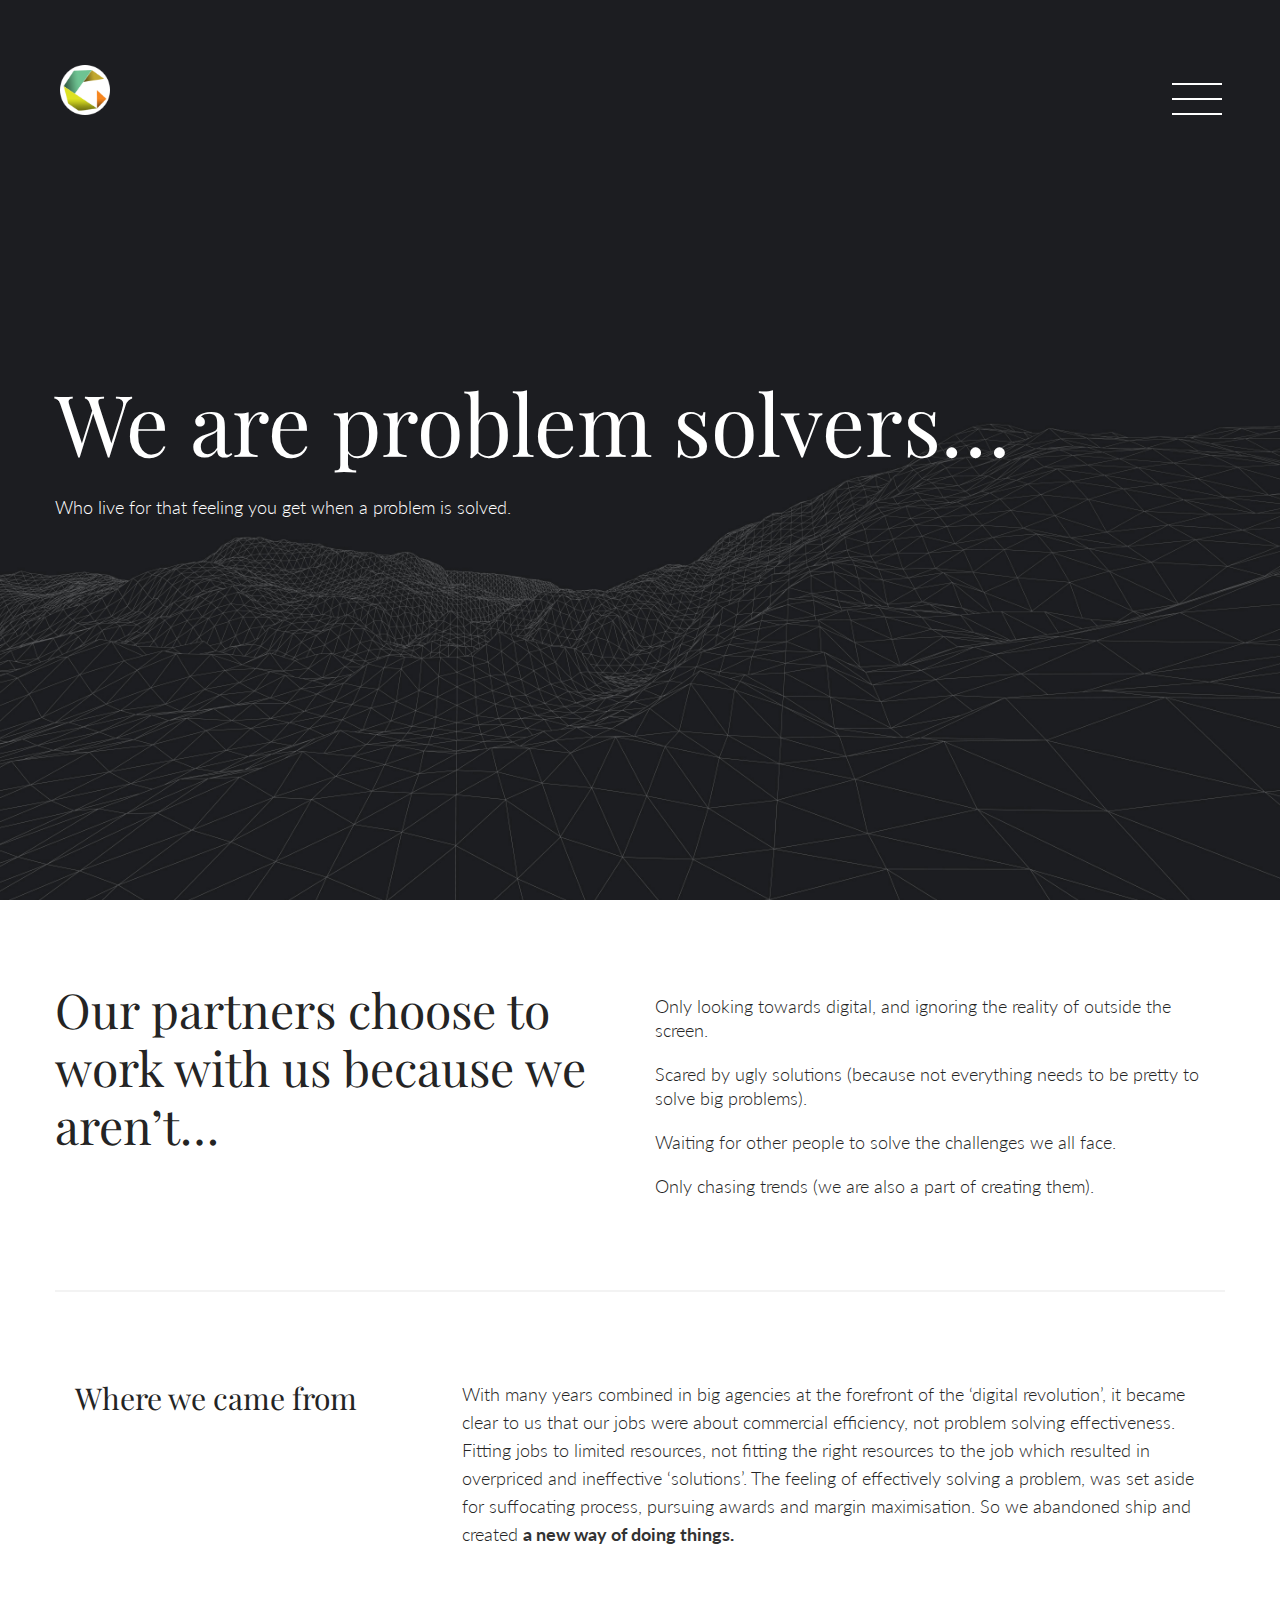
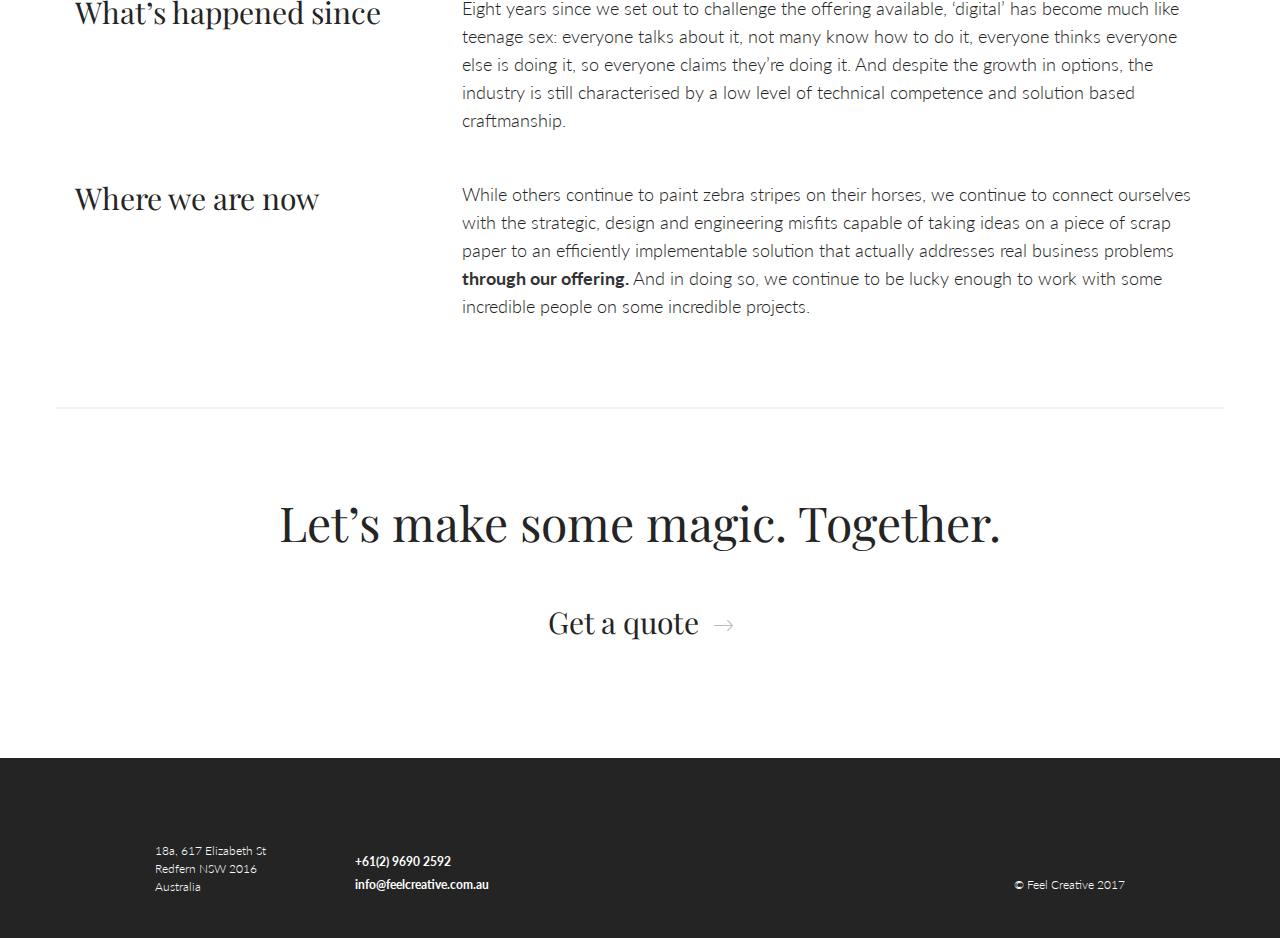
<file: about.html>
<!DOCTYPE html>
<html>

<!-- Mirrored from feel.com.au/about.html by HTTrack Website Copier/3.x [XR&CO'2014], Wed, 21 Jun 2017 16:56:07 GMT -->
<head>
  <meta charset="utf-8">
  <meta name="viewport" content="width=device-width, initial-scale=1.0">
  <title>Greefi - About Us</title>
<meta property="og:type" content="business.business">
<meta property="og:title" content="Feel - A Digital Solutions Business">
<meta property="og:url" content="about.html">
<meta property="fb:app_id" content="466690410343011" />
<meta property="og:description" content="We're a digital solutions business made up by tech misfits, passionate creatives and
curious humans. Got an idea? Let's talk 02 96902592.">
<meta property="og:image" content="images/wemakepeoplefeel.jpg">
<meta property="business:contact_data:street_address" content="18a/617 Elizabeth Street">
<meta property="business:contact_data:locality" content="Redfern">
<meta property="business:contact_data:region" content="NSW">
<meta property="business:contact_data:postal_code" content="2016">
<meta property="business:contact_data:country_name" content="Australia">
<link rel="icon" type="image/x-icon" href="favicon.ico" />
  <link href="https://fonts.googleapis.com/css?family=Lato:300,400,700" rel="stylesheet">
  <link href="https://fonts.googleapis.com/css?family=Playfair+Display" rel="stylesheet">
  <link rel="stylesheet" href="css/ionicons.css">
  <link rel="stylesheet" href="css/bootstrap-extended.css">
  <link rel="stylesheet" href="css/main.css">
  <script type="text/javascript" src="http://ajax.googleapis.com/ajax/libs/jquery/1.11.2/jquery.min.js" defer></script>
  <script type="text/javascript">window.jQuery || document.write('<script src="js/jquery-1.11.2.min.js"><\/script>')</script>
  <script src="https://maxcdn.bootstrapcdn.com/bootstrap/3.3.7/js/bootstrap.min.js" defer integrity="sha384-Tc5IQib027qvyjSMfHjOMaLkfuWVxZxUPnCJA7l2mCWNIpG9mGCD8wGNIcPD7Txa" crossorigin="anonymous"></script>
  <script type="text/javascript" src="js/jquery.main.js" defer></script>
<script>
  (function(i,s,o,g,r,a,m){i['GoogleAnalyticsObject']=r;i[r]=i[r]||function(){
  (i[r].q=i[r].q||[]).push(arguments)},i[r].l=1*new Date();a=s.createElement(o),
  m=s.getElementsByTagName(o)[0];a.async=1;a.src=g;m.parentNode.insertBefore(a,m)
  })(window,document,'script','https://www.google-analytics.com/analytics.js','ga');

  ga('create', 'UA-21711145-1', 'auto');
  ga('send', 'pageview');

</script>
</head>
<body>
  <div id="wrapper">
    <header id="header">
      <div class="container">
        <nav class="navbar navbar-default">
          <div class="navbar-header">
            <a class="navbar-brand" href="index-2.html">
              <picture>
               
                <source srcset="image/logo-white-small.png, image/logo-white-small-2x.png 2x" media="(max-width: 767px)">
                <source srcset="image/logo-large-white.png">
               
                <img src="image/logo-large-white.png" alt="Feel">
              </picture>
             </a>
          </div>
          <a class="nav-opener" href="#"><span></span></a>
          <nav id="nav">
            <div class="nav-container">
              <a class="nav-opener" href="#"><span></span></a>
              <div class="nav-holder">
                <ul class="nav navbar-nav">
                  <li><a href="howwework.html">How we work</a></li>
                  <li><a href="whatwedo.html">What we do</a></li>
                  <li><a href="index-2.html#Stuff-that-worked">Stuff that worked</a></li>
                  <li><a href="index-2.html#Let’s-talk">Let’s talk</a></li>
                </ul>
              </div>
            </div>
          </nav>
        </nav>
      </div>
    </header>
    <main id="main" role="main">
      <section class="top-inforamtiom">
        <div class="container">
          <div class="row">
            <div class="col-xs-12 column">
              <div class="text-block">
                <h1>We are problem solvers…</h1>
                <p>Who live for that feeling you get when a problem is solved.</p>
              </div>
            </div>
          </div>
        </div>
      </section>
      <section class="content-cols">
        <div class="container">
          <div class="row">
            <div class="col-xs-12 col-sm-6 title-col">
              <h2>Our partners choose to work with us because we aren’t…</h2>
            </div>
            <div class="col-xs-12 col-sm-6 description">
              <p>Only looking towards digital, and ignoring the reality of outside the screen.</p>
              <p>Scared by ugly solutions (because not everything needs to be pretty to solve big problems).</p>
              <p>Waiting for other people to solve the challenges we all face.</p>
              <p>Only chasing trends (we are also a part of creating them).</p>
            </div>
          </div>
        </div>
      </section>
      <div class="container">
        <div class="simple-content">
          <div class="row">
            <div class="col-xs-12 col-sm-5 col-md-4">
              <h3>Where we came from</h3>
            </div>
            <div class="col-xs-12 col-sm-7 col-md-8">
              <p>With many years combined in big agencies at the forefront of the ‘digital revolution’, it became clear to us that our jobs were about commercial efficiency, not problem solving effectiveness. Fitting jobs to limited resources, not fitting the right resources to the job which resulted in overpriced and ineffective ‘solutions’. The feeling of effectively solving a problem, was set aside for suffocating process, pursuing awards and margin maximisation. So we abandoned ship and created <a href="howwework.html">a new way of doing things.</a> </p>
            </div>
          </div>
          <div class="row">
            <div class="col-xs-12 col-sm-5 col-md-4">
              <h3>What’s happened since</h3>
            </div>
            <div class="col-xs-12 col-sm-7 col-md-8">
              <p>Eight years since we set out to challenge the offering available, ‘digital’ has become much like teenage sex: everyone talks about it, not many know how to do it, everyone thinks everyone else is doing it, so everyone claims they’re doing it. And despite the growth in options, the industry is still characterised by a low level of technical competence and solution based craftmanship.</p>
            </div>
          </div>
          <div class="row">
            <div class="col-xs-12 col-sm-5 col-md-4">
              <h3>Where we are now</h3>
            </div>
            <div class="col-xs-12 col-sm-7 col-md-8">
              <p>While others continue to paint zebra stripes on their horses, we continue to connect ourselves with the strategic, design and engineering misfits capable of taking ideas on a piece of scrap paper to an efficiently implementable solution that actually addresses real business problems <a href="whatwedo.html">through our offering.</a> And in doing so, we continue to be lucky enough to work with some incredible people on some incredible projects.</p>
            </div>
          </div>
        </div>
      </div>
      <div class="container">
        <div class="row">
          <div class="col-xs-12 text-center">
            <section class="quote-section">
              <h2>Let’s make some magic. Together.</h2>
              <a class="item-link ion-ios-arrow-thin-right" href="index-2.html#Let’s-talk">Get a quote</a>
            </section>
          </div>
        </div>
      </div>
    </main>
    <footer id="footer">
      <div class="container">
        <div class="row align-bottom">
          <div class="col-xs-12 col-sm-5 col-md-2 col-md-offset-1">
            <address>18a, 617 Elizabeth St Redfern NSW 2016 Australia</address>
          </div>
          <div class="col-xs-12 col-sm-3 col-md-2">
            <p><a href="tel:+61296902592">+61(2) 9690 2592</a> <a href="mailto:&#105;&#110;&#102;&#111;&#064;&#102;&#101;&#101;&#108;&#099;&#114;&#101;&#097;&#116;&#105;&#118;&#101;&#046;&#099;&#111;&#109;&#046;&#097;&#117;">&#105;&#110;&#102;&#111;&#064;&#102;&#101;&#101;&#108;&#099;&#114;&#101;&#097;&#116;&#105;&#118;&#101;&#046;&#099;&#111;&#109;&#046;&#097;&#117;</a></p>
          </div>
          <div class="col-xs-12 col-sm-4 col-md-6 copyright-holder">
            <span class="copyright">&copy; Feel Creative 2017</span>
          </div>
        </div>
      </div>
    </footer>
  </div>
</body>

<!-- Mirrored from feel.com.au/about.html by HTTrack Website Copier/3.x [XR&CO'2014], Wed, 21 Jun 2017 16:56:07 GMT -->
</html>
</file>
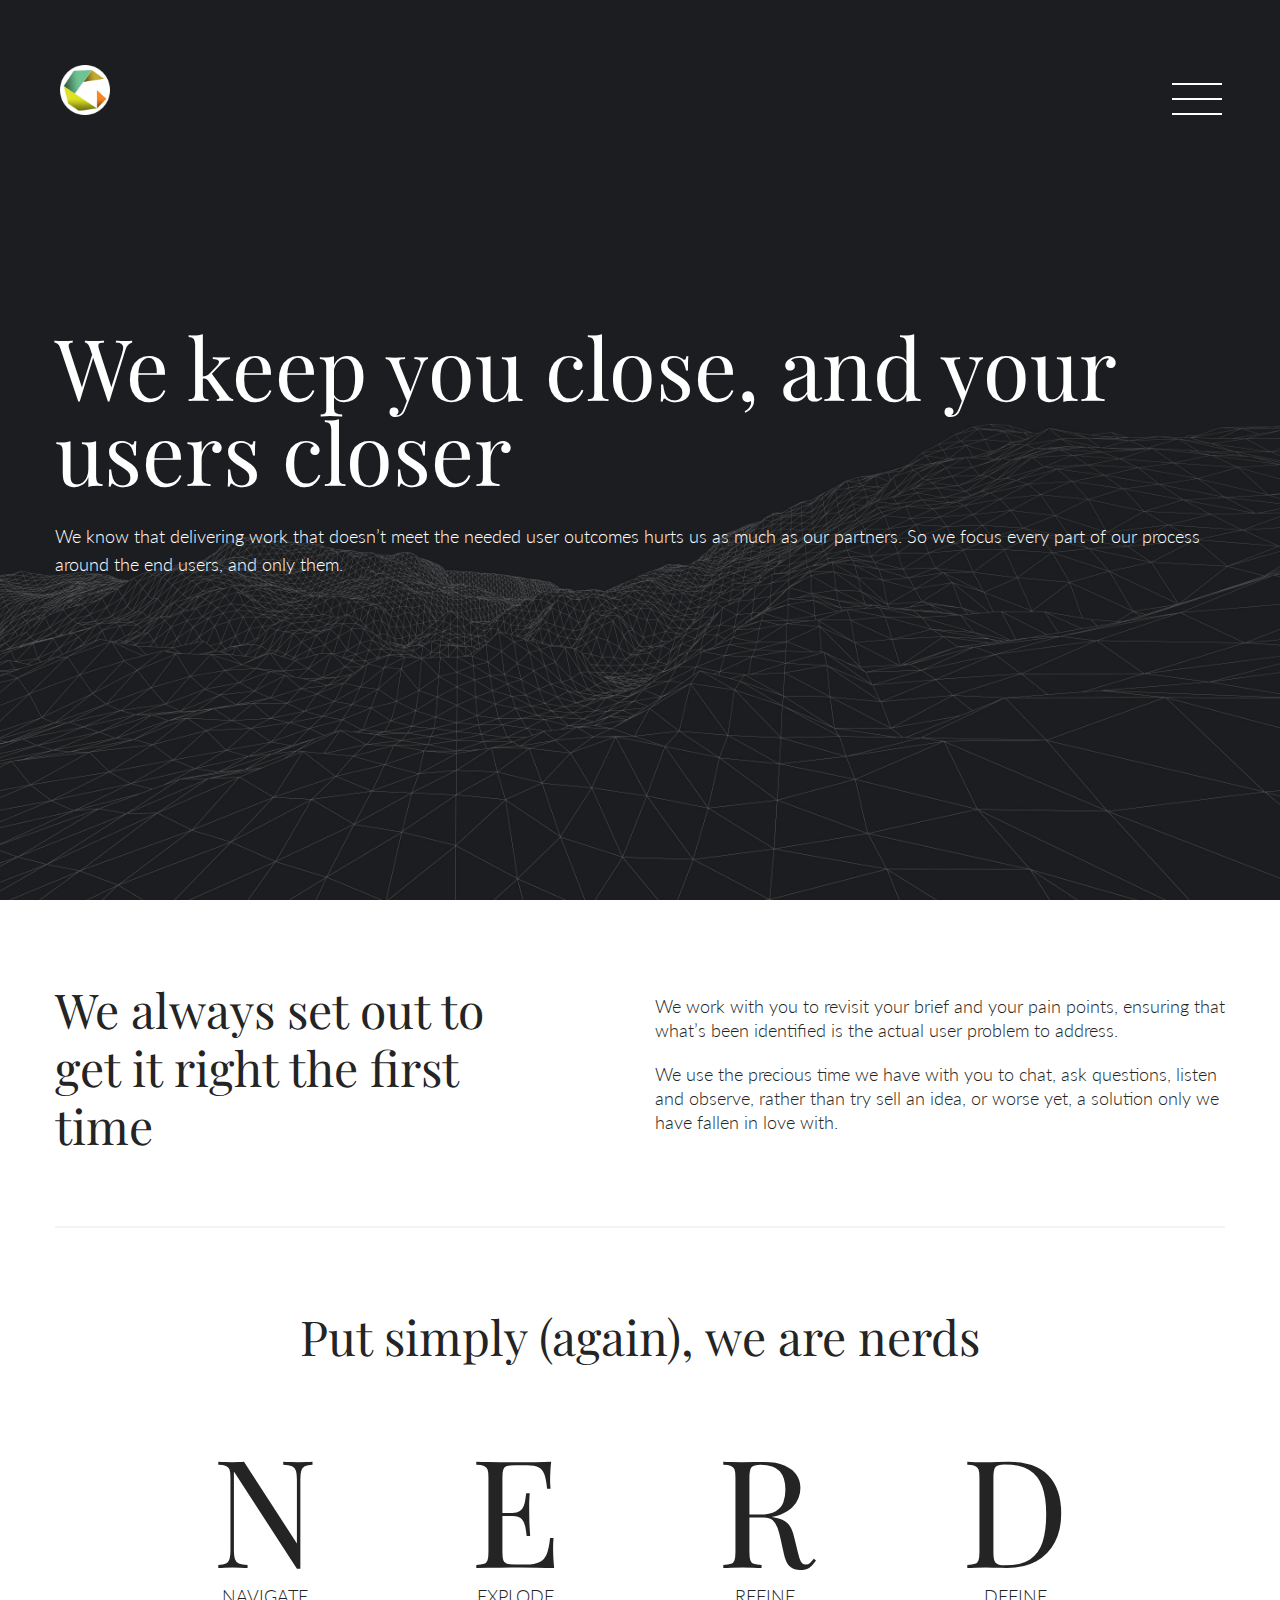
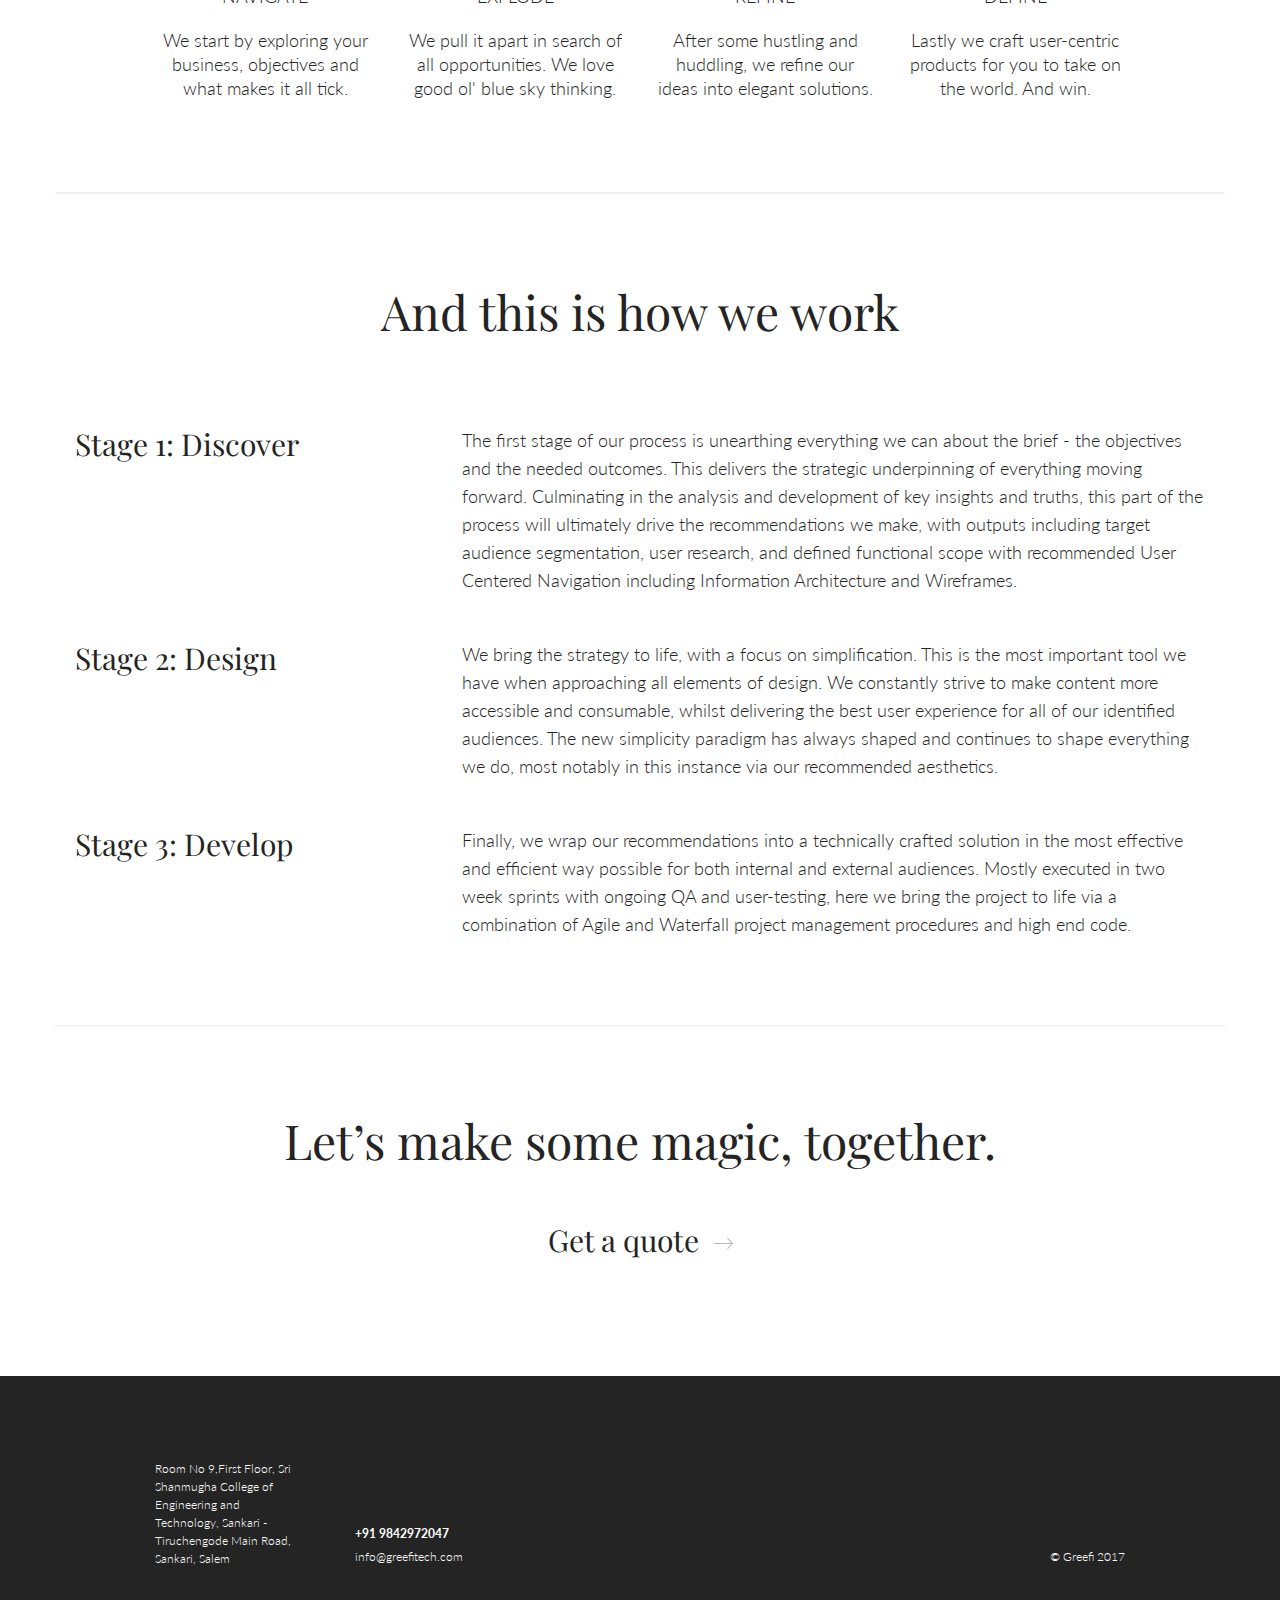
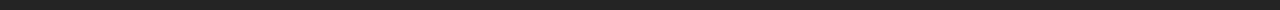
<file: howwework.html>
<!DOCTYPE html>
<html>


<!-- Mirrored from feel.com.au/howwework.html by HTTrack Website Copier/3.x [XR&CO'2014], Wed, 21 Jun 2017 16:56:07 GMT -->
<head>
    <meta charset="utf-8">
    <meta name="viewport" content="width=device-width, initial-scale=1.0">
    <title>Greefi - How we work</title>
<meta property="og:type" content="business.business">
<meta property="og:title" content="Feel - A Digital Solutions Business">
<meta property="og:url" content="howwework.html">
<meta property="fb:app_id" content="466690410343011" />
<meta property="og:description" content="We use research and strategy to uncover your brands most powerful truths. Then we use those truths to build better, more meaningful conencions with your audience. Let's talk 02 96902592.">
<meta property="og:image" content="images/wemakepeoplefeel.jpg">
<meta property="business:contact_data:street_address" content="18a/617 Elizabeth Street">
<meta property="business:contact_data:locality" content="Redfern">
<meta property="business:contact_data:region" content="NSW">
<meta property="business:contact_data:postal_code" content="2016">
<meta property="business:contact_data:country_name" content="Australia">
<link rel="icon" type="image/x-icon" href="favicon1.ico" />
    <link href="https://fonts.googleapis.com/css?family=Lato:300,400,700" rel="stylesheet">
    <link href="https://fonts.googleapis.com/css?family=Playfair+Display" rel="stylesheet">
    <link rel="stylesheet" href="css/ionicons.css">
    <link rel="stylesheet" href="css/bootstrap-extended.css">
    <link rel="stylesheet" href="css/main.css">
    <script type="text/javascript" src="http://ajax.googleapis.com/ajax/libs/jquery/1.11.2/jquery.min.js" defer></script>
    <script type="text/javascript">
        window.jQuery || document.write('<script src="js/jquery-1.11.2.min.js"><\/script>')
    </script>
    <script src="https://maxcdn.bootstrapcdn.com/bootstrap/3.3.7/js/bootstrap.min.js" defer integrity="sha384-Tc5IQib027qvyjSMfHjOMaLkfuWVxZxUPnCJA7l2mCWNIpG9mGCD8wGNIcPD7Txa" crossorigin="anonymous"></script>
    <script type="text/javascript" src="js/jquery.main.js" defer></script>
<script>
  (function(i,s,o,g,r,a,m){i['GoogleAnalyticsObject']=r;i[r]=i[r]||function(){
  (i[r].q=i[r].q||[]).push(arguments)},i[r].l=1*new Date();a=s.createElement(o),
  m=s.getElementsByTagName(o)[0];a.async=1;a.src=g;m.parentNode.insertBefore(a,m)
  })(window,document,'script','https://www.google-analytics.com/analytics.js','ga');

  ga('create', 'UA-21711145-1', 'auto');
  ga('send', 'pageview');

</script>
</head>

<body>
    <div id="wrapper">
        <header id="header">
            <div class="container">
                <nav class="navbar navbar-default">
                    <div class="navbar-header">
                        <a class="navbar-brand" href="index-2.html">
                            <picture>
                                <!--[if IE 9]><video style="display: none;"><![endif]-->
                                <source srcset="image/logo-white-small.png, images/logo-white-small-2x.png 2x" media="(max-width: 767px)">
                                <source srcset="image/logo-large-white.png">
                                <!--[if IE 9]></video><![endif]-->
                                <img src="image/logo-large-white.png" alt="Feel">
                            </picture>
                        </a>
                    </div>
                    <a class="nav-opener" href="#"><span></span></a>
                    <nav id="nav">
                        <div class="nav-container">
                            <a class="nav-opener" href="#"><span></span></a>
                            <div class="nav-holder">
                                <ul class="nav navbar-nav">
                                    <li><a href="about.html">Who we are</a></li>
                                    <li><a href="whatwedo.html">What we do</a></li>
                                    <li><a href="index-2.html#Stuff-that-worked">Stuff that worked</a></li>
                                    <li><a href="index-2.html#Let’s-talk">Let’s talk</a></li>
                                </ul>
                            </div>
                        </div>
                    </nav>
                </nav>
            </div>
        </header>
        <main id="main" role="main">
            <section class="top-inforamtiom">
                <div class="container">
                    <div class="row">
                        <div class="col-xs-12 column">
                            <div class="text-block">
                                <h1>We keep you close, and your users closer</h1>
                                <p>We know that delivering work that doesn’t meet the needed user outcomes hurts us as much as our partners. So we focus every part of our process around the end users, and only them.
                                </p>
                            </div>
                        </div>
                    </div>
                </div>
            </section>
            <section class="content-cols">
                <div class="container">
                    <div class="row">
                        <div class="col-xs-12 col-sm-6 title-col">
                            <h2>We always set out to<br> get it right the first<br> time</h2>
                        </div>
                        <div class="col-xs-12 col-sm-6 description">
                            <p>We work with you to revisit your brief and your pain points, ensuring that what’s been identified is the actual user problem to address.</p>
                            <p>We use the precious time we have with you to chat, ask questions, listen and observe, rather than try sell an idea, or worse yet, a solution only we have fallen in love with.</p>
                        </div>
                    </div>
                </div>
            </section>
            <div class="container">
                <div class="row">
                    <div class="col-xs-12 text-center">
                        <div class="intro-section">
                            <h2>Put simply (again), we are nerds</h2>
                            <ul class="abbr-list list-unstyled">
                                <li>
                                    <span class="letter">N</span>
                                    <span class="letter-explanation">NAVIGATE</span>
                                    <p>We start by exploring your business, objectives and what makes it all tick.</p>
                                </li>
                                <li>
                                    <span class="letter">e</span>
                                    <span class="letter-explanation">EXPLODE</span>
                                    <p>We pull it apart in search of all opportunities. We love good ol' blue sky thinking.</p>
                                </li>
                                <li>
                                    <span class="letter">r</span>
                                    <span class="letter-explanation">REFINE</span>
                                    <p>After some hustling and huddling, we refine our ideas into elegant solutions.</p>
                                </li>
                                <li>
                                    <span class="letter">d</span>
                                    <span class="letter-explanation">DEFINE</span>
                                    <p>Lastly we craft user-centric products for you to take on the world. And win.</p>
                                </li>
                            </ul>
                        </div>
                    </div>
                </div>
            </div>
            <div class="container">
                <div class="simple-content">
                    <div class="row">
                        <div class="col-xs-12 text-center">
                            <h2>And this is how we work</h2>
                            <br/><br/>
                        </div>
                        <div class="col-xs-12 col-sm-5 col-md-4">
                            <h3>Stage 1: Discover</h3>
                        </div>
                        <div class="col-xs-12 col-sm-7 col-md-8">
                            <p>The first stage of our process is unearthing everything we can about the brief - the objectives and the needed outcomes. This delivers the strategic underpinning of everything moving forward. Culminating in the analysis and
                                development of key insights and truths, this part of the process will ultimately drive the recommendations we make, with outputs including target audience segmentation, user research, and defined functional scope with recommended
                                User Centered Navigation including Information Architecture and Wireframes.</p>
                        </div>
                    </div>

                    <div class="row">
                        <div class="col-xs-12 col-sm-5 col-md-4">
                            <h3>Stage 2: Design</h3>
                        </div>
                        <div class="col-xs-12 col-sm-7 col-md-8">
                            <p>We bring the strategy to life, with a focus on simplification. This is the most important tool we have when approaching all elements of design. We constantly strive to make content more accessible and consumable, whilst delivering
                                the best user experience for all of our identified audiences. The new simplicity paradigm has always shaped and continues to shape everything we do, most notably in this instance via our recommended aesthetics.</p>
                        </div>
                    </div>
                    <div class="row">
                        <div class="col-xs-12 col-sm-5 col-md-4">
                            <h3>Stage 3: Develop</h3>
                        </div>
                        <div class="col-xs-12 col-sm-7 col-md-8">
                            <p>Finally, we wrap our recommendations into a technically crafted solution in the most effective and efficient way possible for both internal and external audiences. Mostly executed in two week sprints with ongoing QA and user-testing,
                                here we bring the project to life via a combination of Agile and Waterfall project management procedures and high end code.</p>
                        </div>
                    </div>
                </div>
            </div>
            <div class="container">
                <div class="row">
                    <div class="col-xs-12 text-center">
                        <section class="quote-section">
                            <h2>Let’s make some magic, together.</h2>
                            <a class="item-link ion-ios-arrow-thin-right" href="index-2.html#Let’s-talk">Get a quote</a>
                        </section>
                    </div>
                </div>
            </div>
        </main>
        <footer id="footer">
      <div class="container">
        <div class="row align-bottom">
          <div class="col-xs-12 col-sm-5 col-md-2 col-md-offset-1">
            <address>Room No 9,First Floor, Sri Shanmugha College of Engineering and Technology, Sankari - Tiruchengode Main Road, Sankari, Salem</address>
          </div>
          <div class="col-xs-12 col-sm-3 col-md-2">
            <p><a href="tel:">+91 9842972047</a> <a href=""></a>info@greefitech.com</p>
                    </div>
                    <div class="col-xs-12 col-sm-4 col-md-6 copyright-holder">
                        <span class="copyright">&copy; Greefi 2017</span>
          </div>
        </div>
      </div>
    </footer>
    </div>
</body>


<!-- Mirrored from feel.com.au/howwework.html by HTTrack Website Copier/3.x [XR&CO'2014], Wed, 21 Jun 2017 16:56:07 GMT -->
</html>
</file>
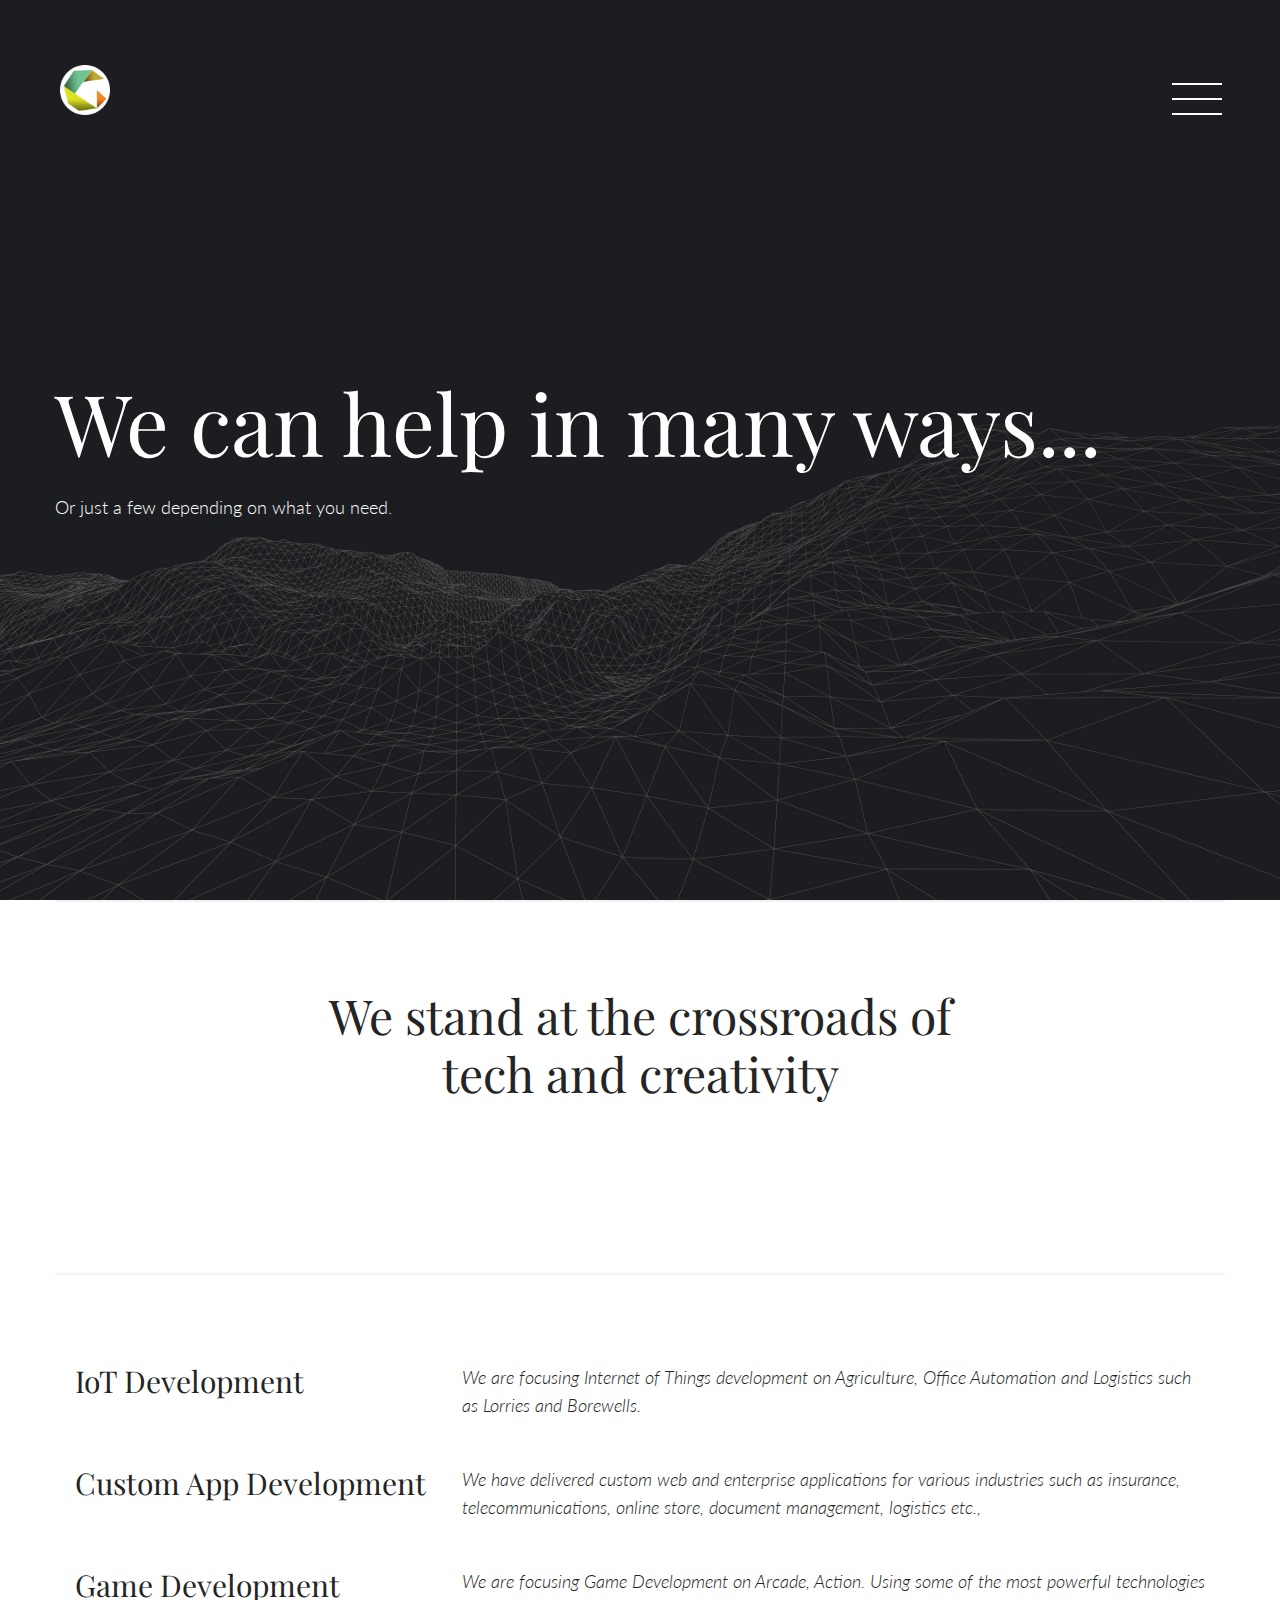
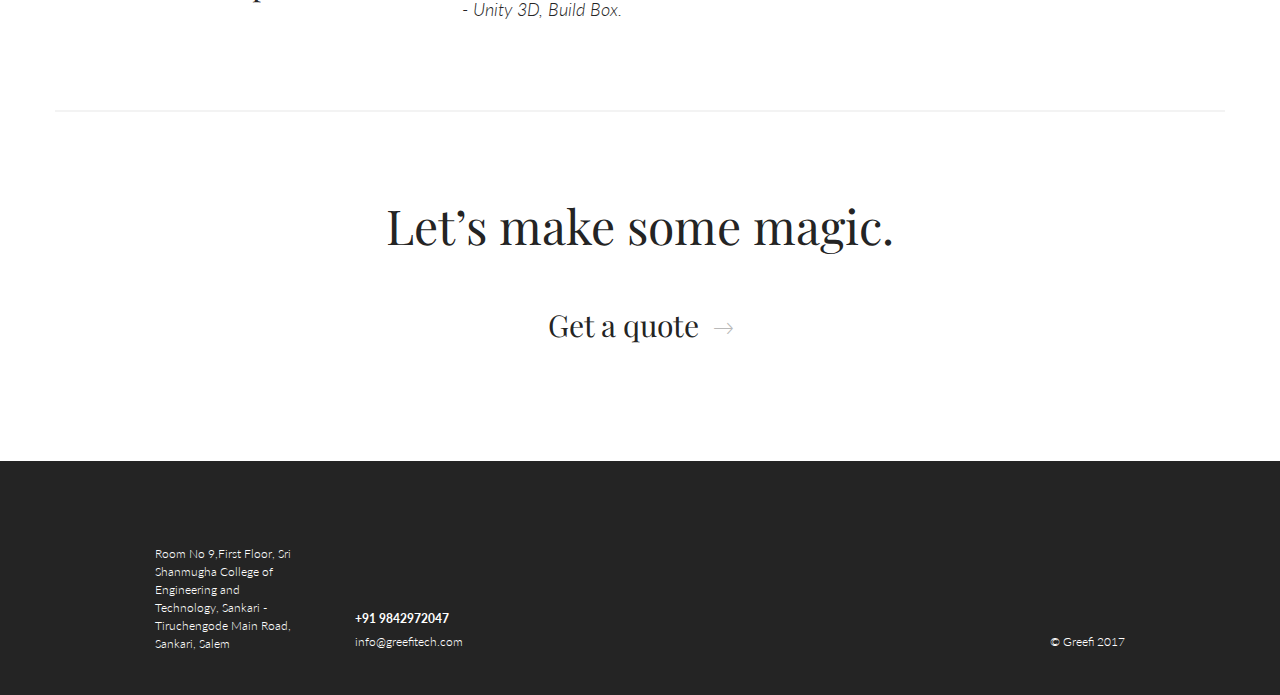
<file: whatwedo.html>
<!DOCTYPE html>
<html>


<!-- Mirrored from feel.com.au/whatwedo.html by HTTrack Website Copier/3.x [XR&CO'2014], Wed, 21 Jun 2017 16:56:06 GMT -->
<head>
    <meta charset="utf-8">
    <meta name="viewport" content="width=device-width, initial-scale=1.0">
    <title>Greefi What we do?</title>
<meta property="og:type" content="business.business">
<meta property="og:title" content="Feel - A Digital Solutions Business">
<meta property="og:url" content="whatwedo.html">
<meta property="fb:app_id" content="466690410343011" />
<meta property="og:description" content="We stand at the crossroads of tech and creativity. So if you have an idea, we are the people who will make it a reality. Let's talk 02 96902592.">
<meta property="og:image" content="images/wemakepeoplefeel.jpg">
<meta property="business:contact_data:street_address" content="18a/617 Elizabeth Street">
<meta property="business:contact_data:locality" content="Redfern">
<meta property="business:contact_data:region" content="NSW">
<meta property="business:contact_data:postal_code" content="2016">
<meta property="business:contact_data:country_name" content="Australia">
<link rel="icon" type="image/x-icon" href="favicon1.ico" />
    <link href="https://fonts.googleapis.com/css?family=Lato:300,400,700" rel="stylesheet">
    <link href="https://fonts.googleapis.com/css?family=Playfair+Display" rel="stylesheet">
    <link rel="stylesheet" href="css/ionicons.css">
    <link rel="stylesheet" href="css/bootstrap-extended.css">
    <link rel="stylesheet" href="css/main.css">
    <script type="text/javascript" src="http://ajax.googleapis.com/ajax/libs/jquery/1.11.2/jquery.min.js" defer></script>
    <script type="text/javascript">
        window.jQuery || document.write('<script src="js/jquery-1.11.2.min.js"><\/script>')
    </script>
    <script src="https://maxcdn.bootstrapcdn.com/bootstrap/3.3.7/js/bootstrap.min.js" defer integrity="sha384-Tc5IQib027qvyjSMfHjOMaLkfuWVxZxUPnCJA7l2mCWNIpG9mGCD8wGNIcPD7Txa" crossorigin="anonymous"></script>
    <script type="text/javascript" src="js/jquery.main.js" defer></script>
<script>
  (function(i,s,o,g,r,a,m){i['GoogleAnalyticsObject']=r;i[r]=i[r]||function(){
  (i[r].q=i[r].q||[]).push(arguments)},i[r].l=1*new Date();a=s.createElement(o),
  m=s.getElementsByTagName(o)[0];a.async=1;a.src=g;m.parentNode.insertBefore(a,m)
  })(window,document,'script','https://www.google-analytics.com/analytics.js','ga');

  ga('create', 'UA-21711145-1', 'auto');
  ga('send', 'pageview');

</script>
</head>

<body>
    <div id="wrapper">
        <header id="header">
            <div class="container">
                <nav class="navbar navbar-default">
                    <div class="navbar-header">
                        <a class="navbar-brand" href="index-2.html">
                            <picture>
                                <!--[if IE 9]><video style="display: none;"><![endif]-->
                                <source srcset="image/logo-white-small.png, image/logo-white-small-2x.png 2x" media="(max-width: 767px)">
                                <source srcset="image/logo-large-white.png">
                                <!--[if IE 9]></video><![endif]-->
                                <img src="image/logo-large-white.png" alt="Greefi">
                            </picture>
                        </a>
                    </div>
                    <a class="nav-opener" href="#"><span></span></a>
                    <nav id="nav">
                        <div class="nav-container">
                            <a class="nav-opener" href="#"><span></span></a>
                            <div class="nav-holder">
                                <ul class="nav navbar-nav">
                                    <li><a href="about.html">Who we are</a></li>
                                    <li><a href="howwework.html">How we work</a></li>
                                    <li><a href="index-2.html#Stuff-that-worked">Stuff that worked</a></li>
                                    <li><a href="index-2.html#Let’s-talk">Let’s talk</a></li>
                                </ul>
                            </div>
                        </div>
                    </nav>
                </nav>
            </div>
        </header>
        <main id="main" role="main">
            <section class="top-inforamtiom">
                <div class="container">
                    <div class="row">
                        <div class="col-xs-12 column">
                            <div class="text-block">
                                <h1>We can help in many ways...</h1>
                                <p>Or just a few depending on what you need.</p>
                            </div>
                        </div>
                    </div>
                </div>
            </section>
            <div class="container">
                <div class="row">
                    <div class="col-xs-12 text-center">
                        <section class="quote-section">
                            <h2>We stand at the crossroads of <br>tech and creativity</h2>
                            <!-- a class="item-link ion-ios-arrow-thin-right" href="index-2.html#Let’s-talk">Get a quote</a> -->
                        </section>
                    </div>
                </div>
            </div>
            <!-- <section class="content-cols">
                
                    
                        <div class="col-xs-12 col-sm-6 title-col">
                            <h2 style="text-align: center;">We stand at the crossroads of tech and creativity</h2>
                        </div>
                        <div class="col-xs-12 col-sm-6 description">
                            <p>We hold true to the idea that there always has to be a better way.</p>
                            <p>And so, our offering exists to unpack and address our partner’s business pain points in three key areas - above the screen, on the screen and below the screen.</p>
                            </p>
                        </div>
                    
             
            </section> -->
            <div class="container">
                <div class="simple-content">
                    <div class="row">
                        <div class="col-xs-12 col-sm-5 col-md-4">
                            <h3>IoT Development</h3>
                        </div>
                        <div class="col-xs-12 col-sm-7 col-md-8">
                            <p><em>We are focusing Internet of Things development on Agriculture, Office Automation and Logistics such as Lorries and Borewells.</em></p>
                        </div>
                    </div>
                    <div class="row">
                        <div class="col-xs-12 col-sm-5 col-md-4">
                            <h3>Custom App Development</h3>
                        </div>
                        <div class="col-xs-12 col-sm-7 col-md-8">
                            <p><em>We have delivered custom web and enterprise applications for various industries such as insurance, telecommunications, online store, document management, logistics etc.,</em></p>
                        </div>
                    </div>
                    <div class="row">
                        <div class="col-xs-12 col-sm-5 col-md-4">
                            <h3>Game Development</h3>
                        </div>
                        <div class="col-xs-12 col-sm-7 col-md-8">
                            <p><em>We are focusing Game Development on Arcade, Action. Using some of the most powerful technologies - Unity 3D, Build Box.</em></p>
                        </div>
                    </div>
                </div>
            </div>
            <div class="container">
                <div class="row">
                    <div class="col-xs-12 text-center">
                        <section class="quote-section">
                            <h2>Let’s make some magic.</h2>
                            <a class="item-link ion-ios-arrow-thin-right" href="index-2.html#Let’s-talk">Get a quote</a>
                        </section>
                    </div>
                </div>
            </div>
        </main>
       <footer id="footer">
      <div class="container">
        <div class="row align-bottom">
          <div class="col-xs-12 col-sm-5 col-md-2 col-md-offset-1">
            <address>Room No 9,First Floor, Sri Shanmugha College of Engineering and Technology, Sankari - Tiruchengode Main Road, Sankari, Salem</address>
          </div>
          <div class="col-xs-12 col-sm-3 col-md-2">
            <p><a href="tel:">+91 9842972047</a> <a href=""></a>info@greefitech.com</p>
                    </div>
                    <div class="col-xs-12 col-sm-4 col-md-6 copyright-holder">
                        <span class="copyright">&copy; Greefi 2017</span>
          </div>
        </div>
      </div>
    </footer>
    </div>
</body>


<!-- Mirrored from feel.com.au/whatwedo.html by HTTrack Website Copier/3.x [XR&CO'2014], Wed, 21 Jun 2017 16:56:07 GMT -->
</html>
</file>
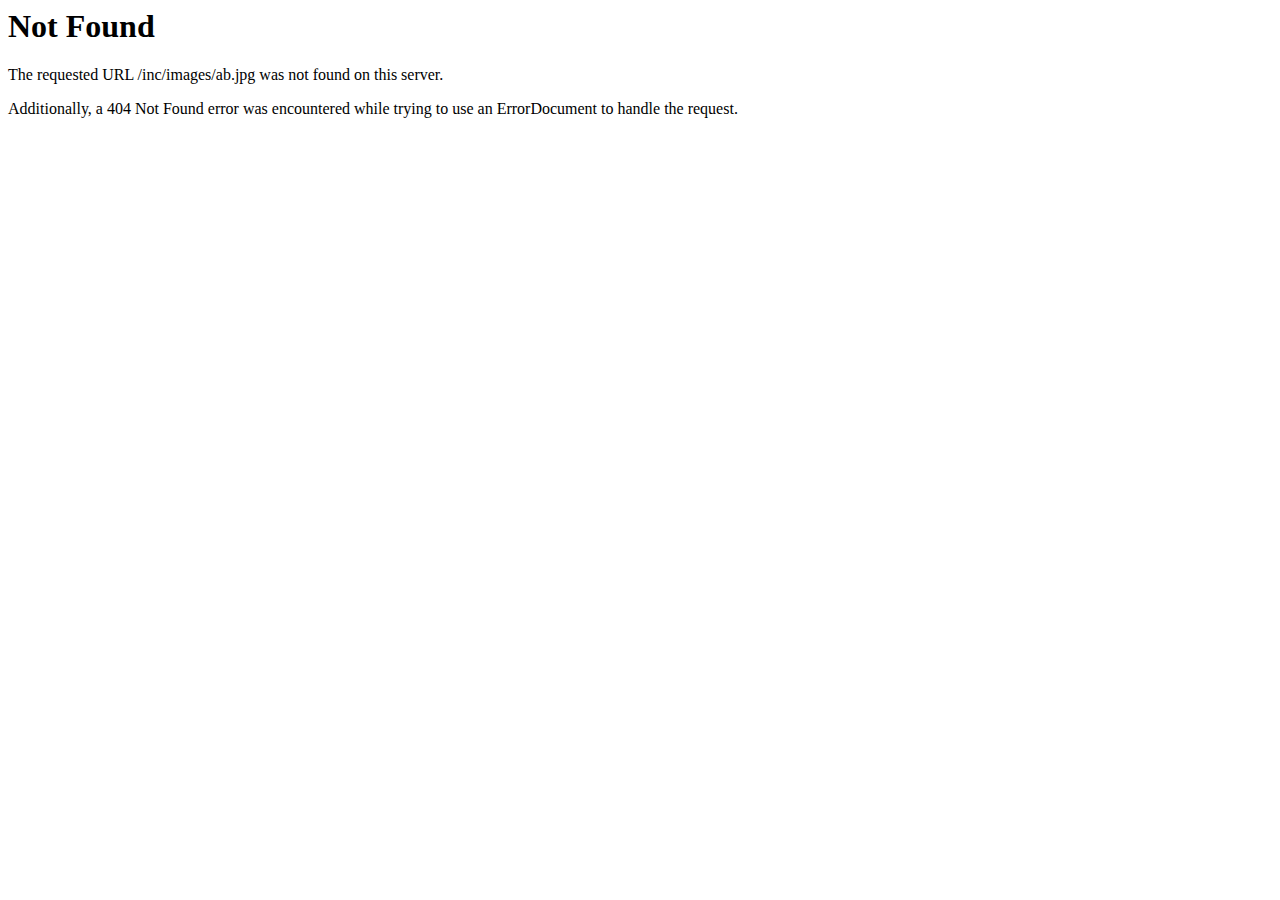
<file: inc/images/ab.html>
<!DOCTYPE HTML PUBLIC "-//IETF//DTD HTML 2.0//EN">
<html><head>
<title>404 Not Found</title>
</head><body>
<h1>Not Found</h1>
<p>The requested URL /inc/images/ab.jpg was not found on this server.</p>
<p>Additionally, a 404 Not Found
error was encountered while trying to use an ErrorDocument to handle the request.</p>
</body></html>
</file>
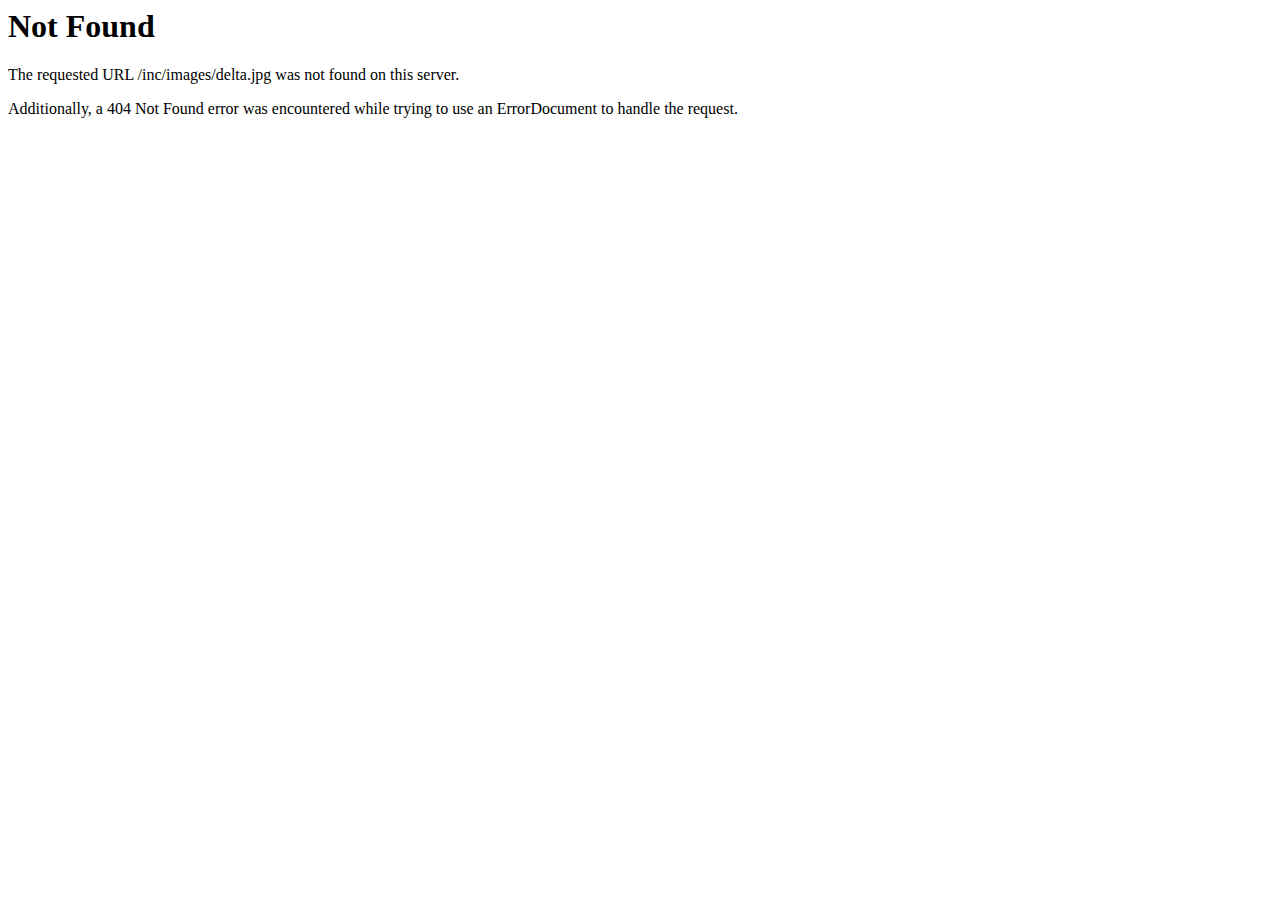
<file: inc/images/delta.html>
<!DOCTYPE HTML PUBLIC "-//IETF//DTD HTML 2.0//EN">
<html><head>
<title>404 Not Found</title>
</head><body>
<h1>Not Found</h1>
<p>The requested URL /inc/images/delta.jpg was not found on this server.</p>
<p>Additionally, a 404 Not Found
error was encountered while trying to use an ErrorDocument to handle the request.</p>
</body></html>
</file>
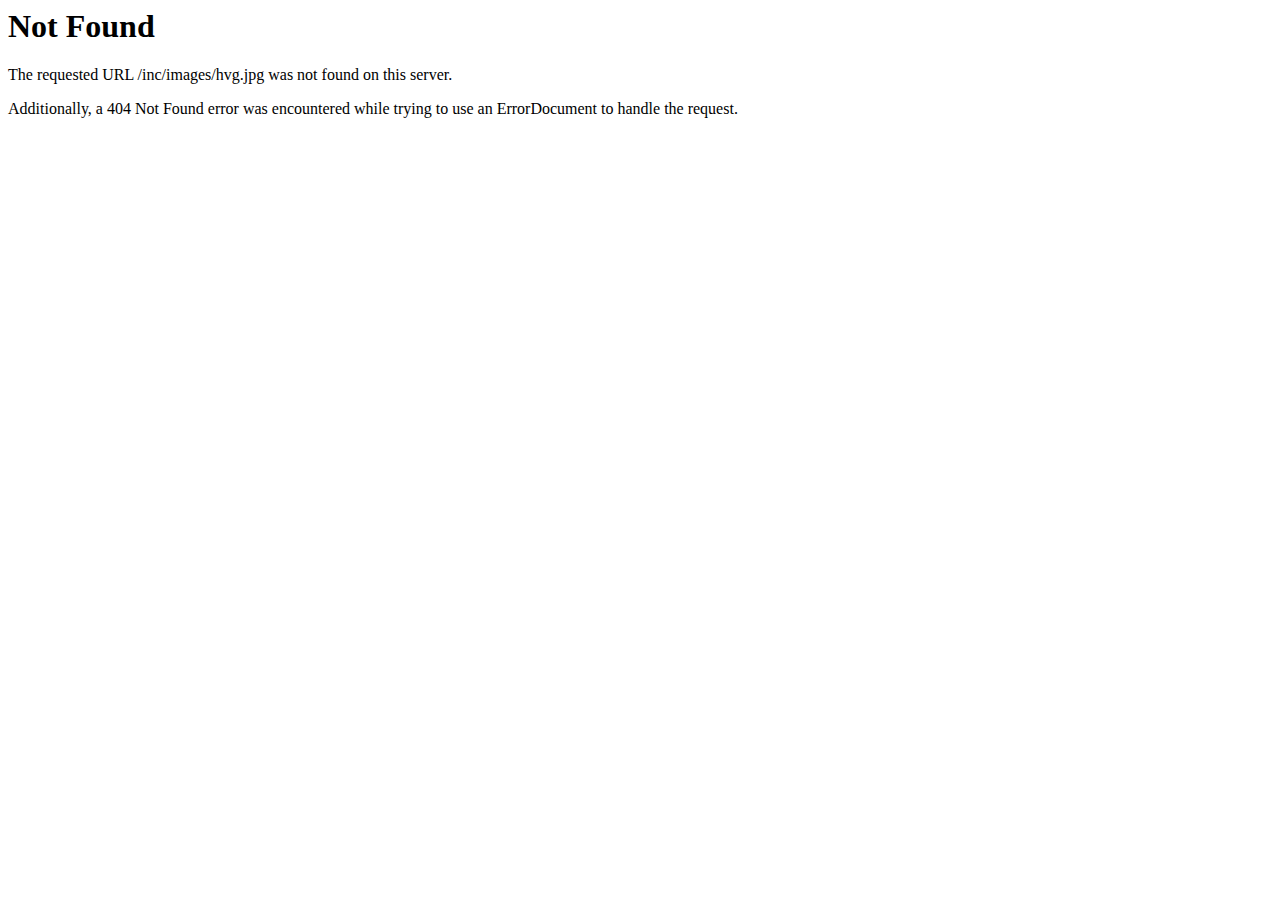
<file: inc/images/hvg.html>
<!DOCTYPE HTML PUBLIC "-//IETF//DTD HTML 2.0//EN">
<html><head>
<title>404 Not Found</title>
</head><body>
<h1>Not Found</h1>
<p>The requested URL /inc/images/hvg.jpg was not found on this server.</p>
<p>Additionally, a 404 Not Found
error was encountered while trying to use an ErrorDocument to handle the request.</p>
</body></html>
</file>
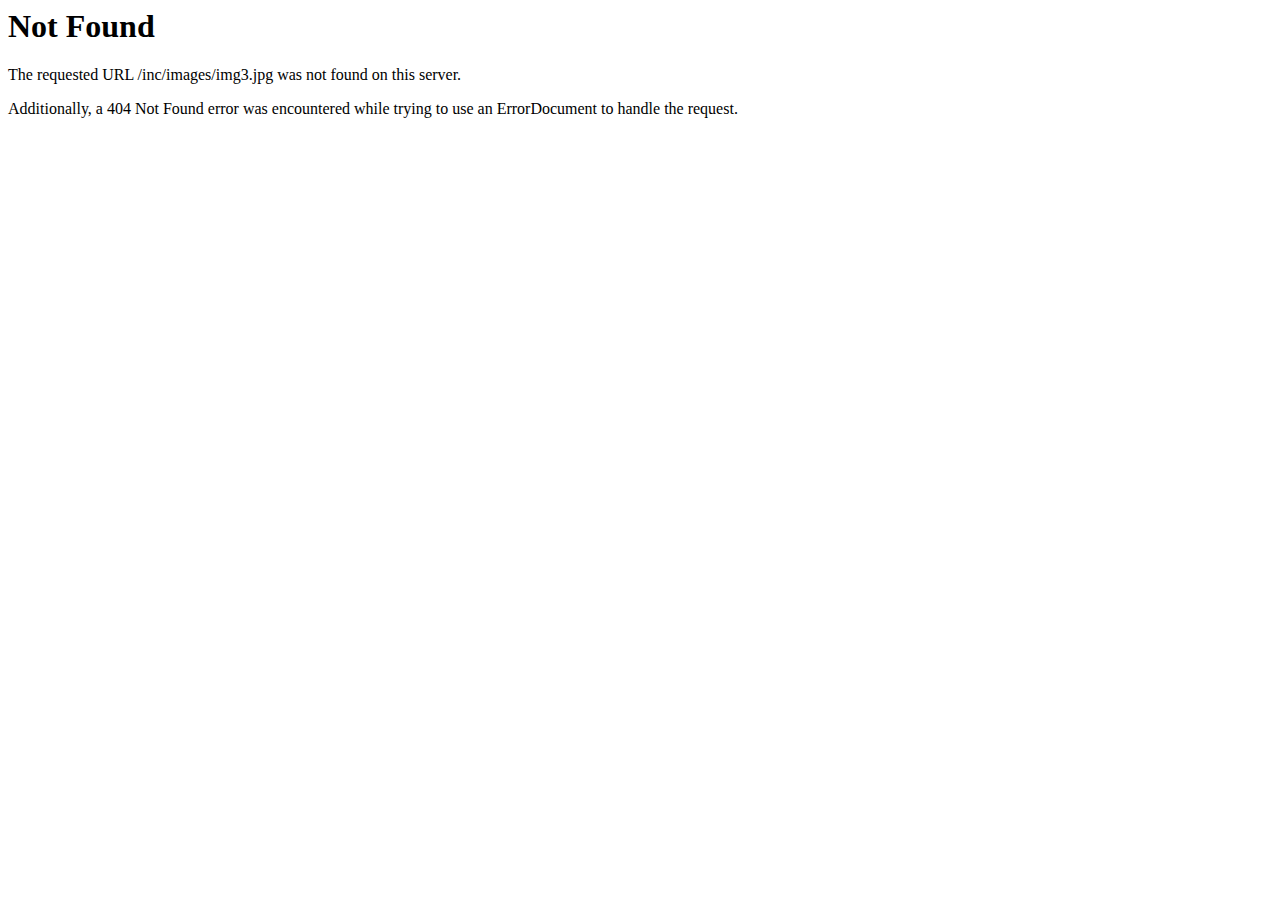
<file: inc/images/img3-2.html>
<!DOCTYPE HTML PUBLIC "-//IETF//DTD HTML 2.0//EN">
<html><head>
<title>404 Not Found</title>
</head><body>
<h1>Not Found</h1>
<p>The requested URL /inc/images/img3.jpg was not found on this server.</p>
<p>Additionally, a 404 Not Found
error was encountered while trying to use an ErrorDocument to handle the request.</p>
</body></html>
</file>
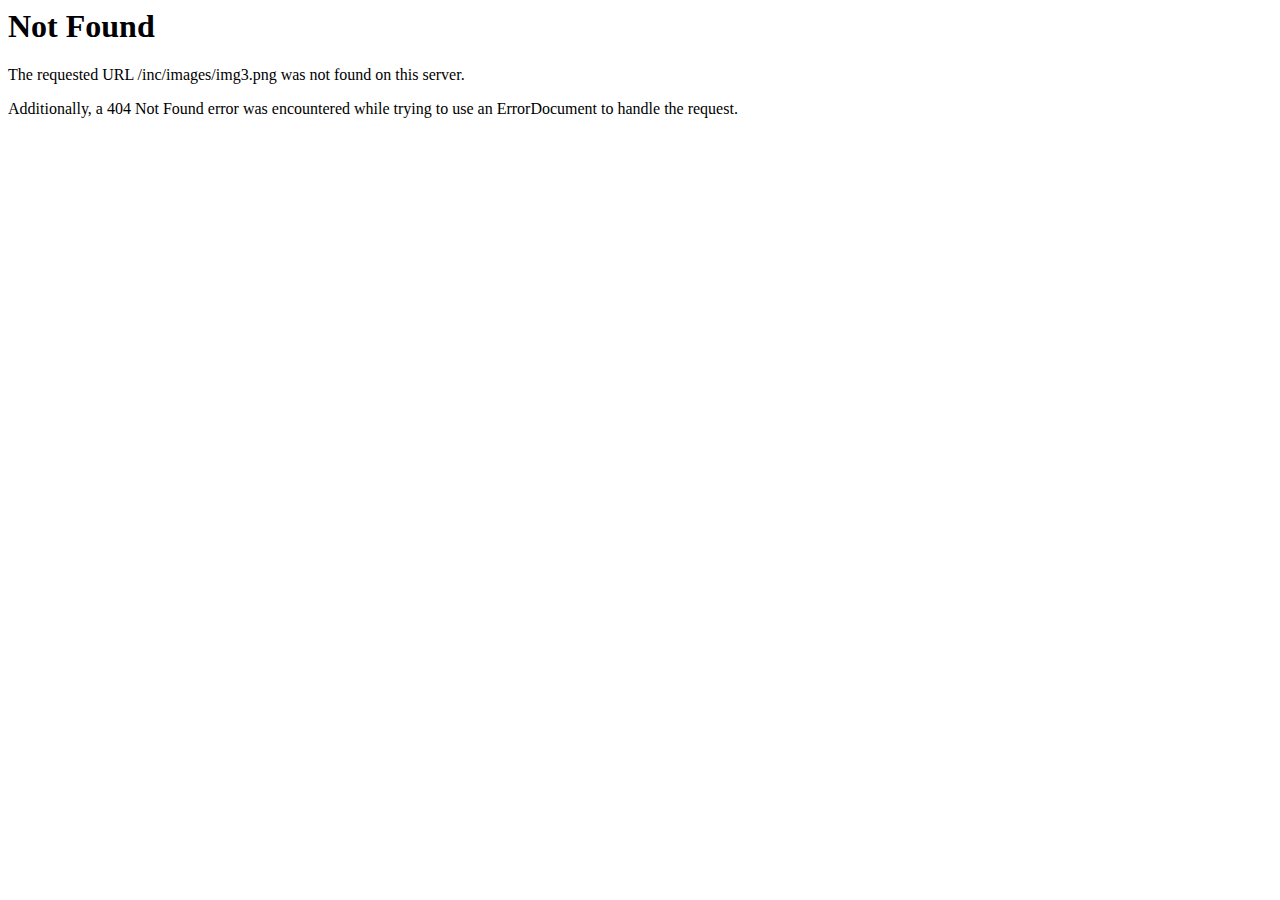
<file: inc/images/img3.html>
<!DOCTYPE HTML PUBLIC "-//IETF//DTD HTML 2.0//EN">
<html><head>
<title>404 Not Found</title>
</head><body>
<h1>Not Found</h1>
<p>The requested URL /inc/images/img3.png was not found on this server.</p>
<p>Additionally, a 404 Not Found
error was encountered while trying to use an ErrorDocument to handle the request.</p>
</body></html>
</file>
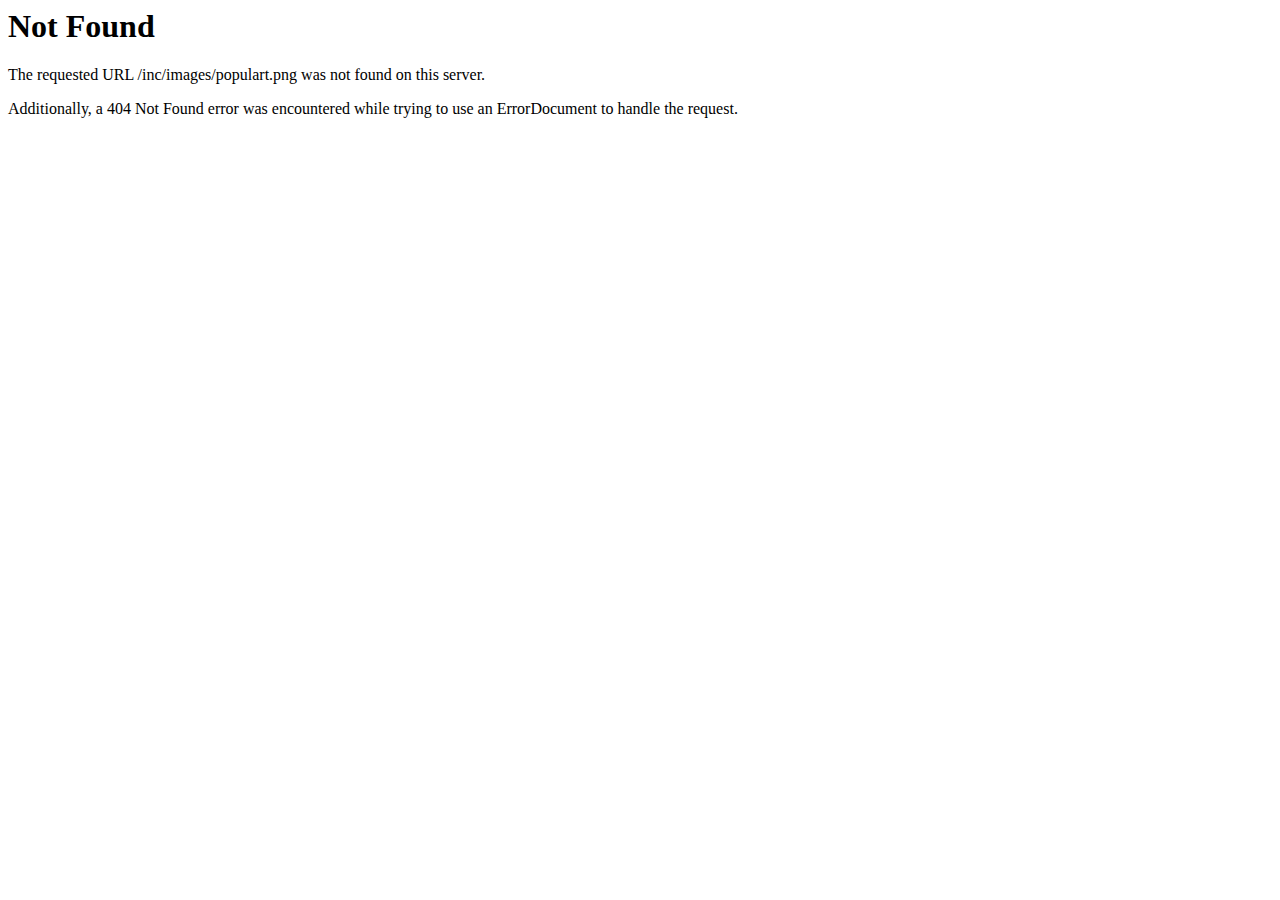
<file: inc/images/populart.html>
<!DOCTYPE HTML PUBLIC "-//IETF//DTD HTML 2.0//EN">
<html><head>
<title>404 Not Found</title>
</head><body>
<h1>Not Found</h1>
<p>The requested URL /inc/images/populart.png was not found on this server.</p>
<p>Additionally, a 404 Not Found
error was encountered while trying to use an ErrorDocument to handle the request.</p>
</body></html>
</file>
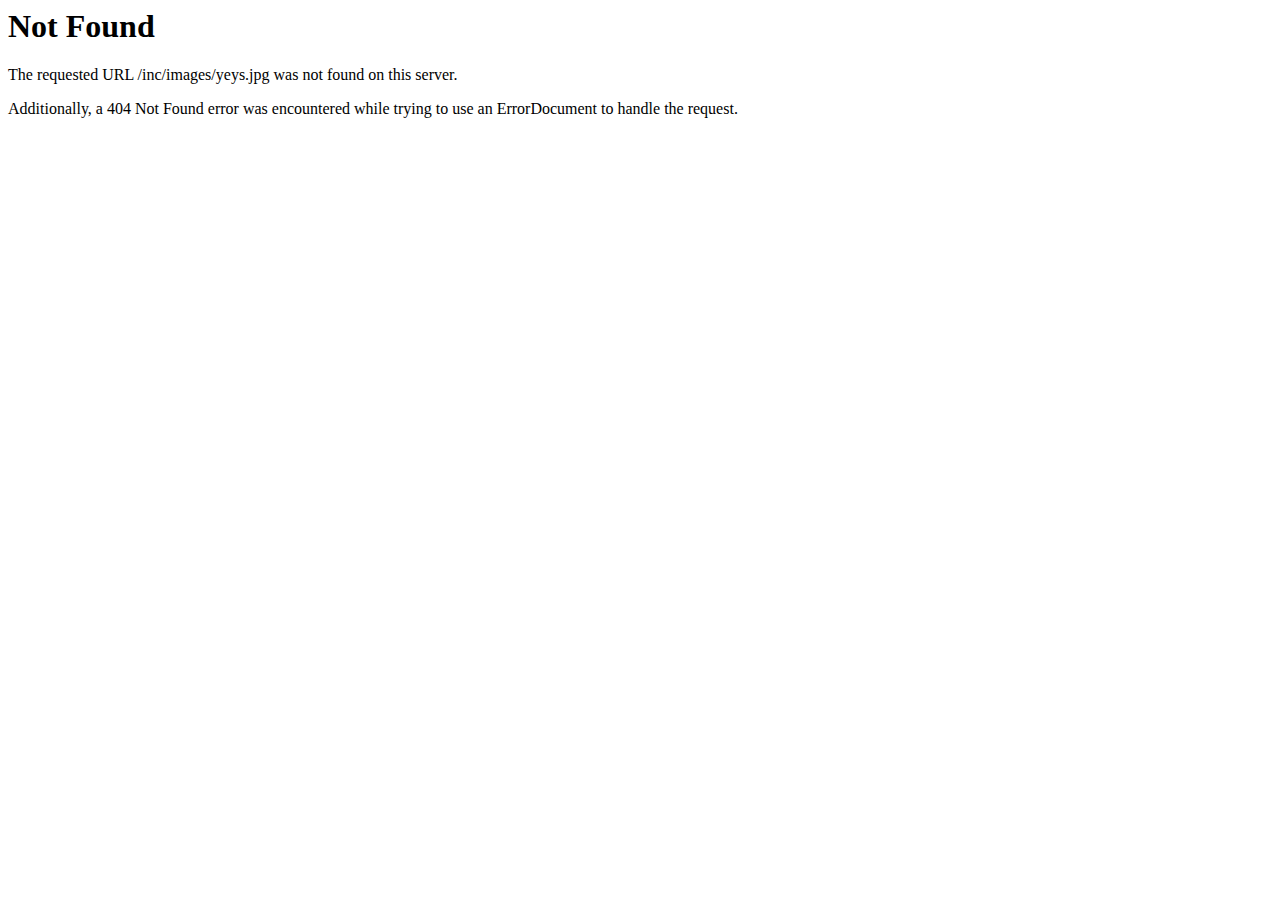
<file: inc/images/yeys.html>
<!DOCTYPE HTML PUBLIC "-//IETF//DTD HTML 2.0//EN">
<html><head>
<title>404 Not Found</title>
</head><body>
<h1>Not Found</h1>
<p>The requested URL /inc/images/yeys.jpg was not found on this server.</p>
<p>Additionally, a 404 Not Found
error was encountered while trying to use an ErrorDocument to handle the request.</p>
</body></html>
</file>
<file: css/main.css>
@charset 'UTF-8';

.clearfix:after
{
    display: block;
    clear: both;

    content: '';
}

.ellipsis
{
    /* 2 */
    overflow: hidden;

    white-space: nowrap;
    /* 1 */
    text-overflow: ellipsis;
}

h1
{
    font-size: 42px;
    font-weight: normal;
    line-height: 46px;

    margin: 0 0 14px;
}

h2
{
    font-size: 30px;
    font-weight: normal;
    line-height: 36px;

    margin: 0 0 30px;
}

h3
{
    font-size: 24px;
    font-weight: normal;
    line-height: 28px;

    margin: 0 0 20px;
}

a
{
    font-weight: bold;

    transition: opacity .3s ease, color .3s ease;
    text-decoration: none;

    color: #333;
}

a:hover,
a:active,
a:focus
{
    text-decoration: none;

    opacity: .8;
    color: #333;
}

body {
    line-height: 28px;
}

body.homepage .top-inforamtiom
{
    height: 100vh;
    padding: 0;

    color: #fff;
    background: #000;
}

body.homepage .top-inforamtiom h1
{
    color: #fff;
}

body.homepage .top-inforamtiom .container,
body.homepage .top-inforamtiom .row,
body.homepage .top-inforamtiom .column
{
    height: 100%;
}

body.homepage .navbar-brand .black-logo
{
    display: none;
}

body.homepage .navbar-brand .white-logo
{
    display: block;
}

body.homepage .navbar-brand.alt-color .black-logo
{
    display: block;
}

body.homepage .navbar-brand.alt-color .white-logo
{
    display: none;
}

body.homepage .content-cols
{
    position: relative;
    z-index: 1;

    height: auto;
    min-height: 100vh;
    padding: 140px 0 300px;

    color: #fff;
}

body.homepage .content-cols h2
{
    color: #fff;
}

body.homepage .content-cols .cloud-holder
{
    position: absolute;
    z-index: 1;
    top: 0;
    right: -50%;
    bottom: -15%;
    left: -50%;

    display: none;
}

body.homepage .content-cols .cloud-holder img
{
    position: absolute;
    right: 0;
    bottom: 0;
    left: 0;

    display: block;

    width: 100%;
}

body.homepage .content-cols .container
{
    position: relative;
    z-index: 2;
}

body.homepage .content-cols:before
{
    position: absolute;
    z-index: 1;
    top: 0;
    right: 0;
    bottom: -8%;
    left: 0;

    content: '';

    background: linear-gradient(to bottom, #000 0%, #3e99d1 92%, #fff 100%);
}

body.homepage .intro-section
{
    padding: 164px 30px 41px;
}

body.homepage #header.affix
{
    position: fixed;

}

body.homepage .nav-opener:before,
body.homepage .nav-opener:after,
body.homepage .nav-opener span:before
{
    background: #fff;
}

body.homepage .nav-opener.alt-color:before,
body.homepage .nav-opener.alt-color:after,
body.homepage .nav-opener.alt-color span:before
{
    background: #000;
}

body.homepage #nav
{
    -webkit-transform: none;
            transform: none;
}

body.homepage #nav .nav-opener:before,
body.homepage #nav .nav-opener:after,
body.homepage #nav .nav-opener span:before
{
    background: #000;
}

#main
{
    width: 100%;
}

.top-inforamtiom
{
    position: relative;

    overflow: hidden;

    padding: 150px 0 80px;

    background: url(../images/topo.jpg) no-repeat 50% 50%;
    background-size: cover;
}

.top-inforamtiom h1
{
    color: #fff;
}

.top-inforamtiom p
{
    margin: 0;

    color: #fff;
}

.top-inforamtiom .column
{
    text-align: center;
    text-align: center;
    white-space: nowrap;
}

.top-inforamtiom .column:after
{
    display: inline-block;

    width: 0;
    min-height: 100%;

    content: '';
    vertical-align: middle;
}

.top-inforamtiom .column > *
{
    display: inline-block;

    max-width: 100%;

    vertical-align: middle;
    white-space: normal;
}

.top-inforamtiom .text-block
{
    width: 100%;
    max-width: 100%;
}

.top-inforamtiom .text-block .holder
{
    position: relative;
    z-index: 12;
}

.text-wrapper
{
    position: relative;

    max-width: 470px;
    margin: 0 auto;

    text-align: center;
}

.austronaut
{
    position: absolute;
    z-index: 11;
    bottom: 21%;
    left: -27px;

    width: 156px;
    height: 221px;
}

.stars-block
{
    position: absolute;
    z-index: 1;
    top: 0;
    right: 0;
    bottom: 0;
    left: 0;
}

#stars
{
    width: 1px;
    height: 1px;

    -webkit-transform: translate3d(0, 0, 0);
            transform: translate3d(0, 0, 0);

    background: transparent;
    box-shadow: 1484px 1185px #fff , 422px 1662px #fff , 271px 718px #fff , 304px 1957px #fff , 909px 1720px #fff , 1617px 800px #fff , 406px 529px #fff , 1615px 948px #fff , 1177px 20px #fff , 1071px 1095px #fff , 1478px 1438px #fff , 1139px 1863px #fff , 1418px 1449px #fff , 905px 1484px #fff , 1695px 725px #fff , 1372px 1109px #fff , 1412px 149px #fff , 349px 1374px #fff , 389px 131px #fff , 1509px 1588px #fff , 605px 874px #fff , 870px 515px #fff , 1110px 282px #fff , 524px 1226px #fff , 698px 818px #fff , 916px 1488px #fff , 397px 1044px #fff , 1700px 1228px #fff , 610px 1181px #fff , 171px 1264px #fff , 1071px 228px #fff , 55px 1261px #fff , 1849px 622px #fff , 1182px 1633px #fff , 421px 661px #fff , 622px 1318px #fff , 1133px 560px #fff , 94px 1699px #fff , 1316px 1239px #fff , 1428px 750px #fff , 950px 1801px #fff , 1366px 1452px #fff , 1199px 1953px #fff , 1140px 292px #fff , 1878px 730px #fff , 1709px 1179px #fff , 1495px 245px #fff , 704px 1401px #fff , 1676px 1506px #fff , 1019px 154px #fff , 3px 785px #fff , 1722px 1717px #fff , 1324px 622px #fff , 922px 236px #fff , 399px 538px #fff , 1026px 126px #fff , 1182px 1590px #fff , 915px 1279px #fff , 1552px 490px #fff , 709px 834px #fff , 1910px 919px #fff , 218px 788px #fff , 597px 1132px #fff , 1514px 767px #fff , 675px 1690px #fff , 531px 1067px #fff , 1930px 81px #fff , 789px 1898px #fff , 206px 37px #fff , 146px 297px #fff , 1856px 598px #fff , 1249px 179px #fff , 1404px 169px #fff , 1628px 1851px #fff , 1271px 1741px #fff , 671px 81px #fff , 957px 670px #fff , 1657px 1476px #fff , 1682px 1475px #fff , 477px 1250px #fff , 970px 1779px #fff , 238px 345px #fff , 1992px 1517px #fff , 219px 1450px #fff , 1769px 508px #fff , 333px 575px #fff , 1929px 1187px #fff , 951px 1189px #fff , 560px 14px #fff , 1397px 1549px #fff , 1348px 1772px #fff , 681px 485px #fff , 1070px 1810px #fff , 623px 883px #fff , 1948px 145px #fff , 244px 229px #fff , 93px 236px #fff , 1401px 317px #fff , 866px 1019px #fff , 847px 1241px #fff , 1160px 1272px #fff , 406px 1459px #fff , 1812px 1360px #fff , 382px 1886px #fff , 1311px 75px #fff , 1151px 1304px #fff , 1753px 377px #fff , 685px 1980px #fff , 1471px 1976px #fff , 70px 920px #fff , 159px 249px #fff , 952px 1197px #fff , 1605px 644px #fff , 934px 1573px #fff , 1687px 608px #fff , 1934px 186px #fff , 1820px 160px #fff , 95px 330px #fff , 151px 699px #fff , 572px 752px #fff , 1772px 1215px #fff , 382px 1021px #fff , 509px 1001px #fff , 607px 273px #fff , 45px 713px #fff , 1509px 852px #fff , 254px 796px #fff , 359px 155px #fff , 555px 443px #fff , 645px 1965px #fff , 245px 1468px #fff , 1231px 1433px #fff , 1233px 1498px #fff , 720px 448px #fff , 1477px 1443px #fff , 1391px 508px #fff , 1894px 508px #fff , 625px 1010px #fff , 1499px 1852px #fff , 1359px 369px #fff , 1979px 1753px #fff , 1179px 6px #fff , 1132px 942px #fff , 1725px 373px #fff , 1344px 1471px #fff , 376px 198px #fff , 1829px 1374px #fff , 1526px 357px #fff , 772px 1646px #fff , 1342px 959px #fff , 1436px 1102px #fff , 1377px 839px #fff , 1349px 982px #fff , 1802px 455px #fff , 1589px 587px #fff , 1331px 365px #fff , 41px 1731px #fff , 710px 842px #fff , 1708px 1823px #fff , 1327px 1589px #fff , 1365px 346px #fff , 787px 1581px #fff , 45px 1588px #fff , 1769px 1207px #fff , 386px 846px #fff , 1719px 131px #fff , 1326px 1138px #fff , 1196px 785px #fff , 1497px 1863px #fff , 276px 1680px #fff , 13px 1144px #fff , 417px 917px #fff , 1728px 1799px #fff , 474px 1932px #fff , 89px 1990px #fff , 1896px 1742px #fff , 582px 701px #fff , 1932px 1462px #fff , 937px 1420px #fff , 1366px 535px #fff , 670px 421px #fff , 493px 69px #fff , 1416px 26px #fff , 1083px 1693px #fff , 147px 177px #fff , 127px 1807px #fff , 1422px 155px #fff , 1361px 616px #fff , 413px 248px #fff , 531px 885px #fff , 1550px 1801px #fff , 184px 371px #fff , 1651px 581px #fff , 56px 1041px #fff , 1087px 1646px #fff , 1460px 93px #fff , 722px 1097px #fff , 1780px 1249px #fff , 153px 1603px #fff , 360px 1829px #fff , 1466px 1622px #fff , 1190px 957px #fff , 56px 1438px #fff , 317px 1449px #fff , 1274px 1082px #fff , 776px 1035px #fff , 337px 184px #fff , 662px 1260px #fff , 921px 510px #fff , 878px 1434px #fff , 1776px 239px #fff , 1009px 1469px #fff , 1617px 1556px #fff , 485px 1410px #fff , 629px 568px #fff , 9px 622px #fff , 179px 1062px #fff , 1344px 1455px #fff , 1004px 1754px #fff , 1840px 1373px #fff , 1493px 604px #fff , 983px 362px #fff , 37px 47px #fff , 1119px 1302px #fff , 1106px 202px #fff , 1579px 205px #fff , 1696px 1076px #fff , 1011px 316px #fff , 1180px 1812px #fff , 73px 718px #fff , 1846px 1821px #fff , 1905px 1377px #fff , 311px 1275px #fff , 429px 1937px #fff , 1554px 421px #fff , 1110px 20px #fff , 1528px 132px #fff , 456px 917px #fff , 890px 560px #fff , 1789px 1569px #fff , 1214px 19px #fff , 1316px 1987px #fff , 1844px 483px #fff , 515px 1176px #fff , 284px 551px #fff , 829px 1145px #fff , 1824px 891px #fff , 612px 761px #fff , 454px 1571px #fff , 1054px 608px #fff , 1835px 1065px #fff , 533px 1596px #fff , 363px 254px #fff , 1177px 935px #fff , 526px 43px #fff , 1418px 871px #fff , 1287px 175px #fff , 1114px 1155px #fff , 823px 1007px #fff , 914px 1415px #fff , 1750px 101px #fff , 1447px 846px #fff , 1881px 784px #fff , 1914px 1051px #fff , 1897px 1221px #fff , 1808px 1852px #fff , 1195px 1097px #fff , 293px 1250px #fff , 1725px 1360px #fff , 855px 1308px #fff , 1822px 1746px #fff , 1120px 1120px #fff , 779px 857px #fff , 1065px 1533px #fff , 928px 1973px #fff , 1233px 1844px #fff , 1359px 1831px #fff , 393px 577px #fff , 27px 291px #fff , 1446px 430px #fff , 1738px 1346px #fff , 226px 1676px #fff , 1942px 741px #fff , 1215px 1892px #fff , 220px 1253px #fff , 401px 1003px #fff , 1558px 388px #fff , 478px 744px #fff , 372px 1854px #fff , 1919px 1073px #fff , 1688px 165px #fff , 687px 1200px #fff , 230px 477px #fff , 694px 859px #fff , 558px 40px #fff , 131px 1553px #fff , 832px 611px #fff , 587px 240px #fff , 1454px 360px #fff , 801px 1793px #fff , 1594px 737px #fff , 89px 1083px #fff , 1578px 1976px #fff , 92px 1904px #fff , 1851px 1147px #fff , 878px 190px #fff , 258px 749px #fff , 1317px 1244px #fff , 465px 515px #fff , 1806px 514px #fff , 619px 818px #fff , 411px 1457px #fff , 841px 1325px #fff , 1115px 1175px #fff , 1246px 162px #fff , 385px 1388px #fff , 728px 944px #fff , 986px 60px #fff , 172px 1383px #fff , 1251px 114px #fff , 359px 159px #fff , 1130px 1765px #fff , 774px 569px #fff , 1792px 212px #fff , 1708px 570px #fff , 1592px 342px #fff , 506px 400px #fff , 1853px 417px #fff , 998px 71px #fff , 1719px 1131px #fff , 1788px 1385px #fff , 1403px 1901px #fff , 1505px 696px #fff , 369px 669px #fff , 1063px 16px #fff , 1536px 218px #fff , 1287px 510px #fff , 392px 978px #fff , 1027px 898px #fff , 1292px 1525px #fff , 544px 197px #fff , 1131px 1675px #fff , 42px 234px #fff , 1563px 1397px #fff , 1823px 1417px #fff , 1311px 1418px #fff , 1894px 1169px #fff , 1482px 262px #fff , 285px 1023px #fff , 1705px 1054px #fff , 311px 878px #fff , 1475px 419px #fff , 1387px 1663px #fff , 1596px 1692px #fff , 1390px 800px #fff , 876px 1379px #fff , 1816px 372px #fff , 601px 1197px #fff , 951px 1603px #fff , 286px 1360px #fff , 434px 1315px #fff , 1073px 156px #fff , 760px 553px #fff , 1622px 1630px #fff , 906px 673px #fff , 653px 931px #fff , 183px 1288px #fff , 1763px 1260px #fff , 478px 182px #fff , 858px 15px #fff , 871px 627px #fff , 1621px 754px #fff , 1398px 520px #fff , 463px 641px #fff , 1078px 19px #fff , 1482px 1380px #fff , 1552px 1156px #fff , 757px 289px #fff , 834px 581px #fff , 1323px 767px #fff , 1481px 1833px #fff , 403px 1647px #fff , 1031px 906px #fff , 1660px 1216px #fff , 99px 1108px #fff , 297px 819px #fff , 673px 1111px #fff , 1012px 1653px #fff , 1876px 1795px #fff , 510px 804px #fff , 657px 996px #fff , 524px 583px #fff , 487px 595px #fff , 1835px 199px #fff , 1786px 87px #fff , 1026px 1239px #fff , 577px 587px #fff , 1940px 1472px #fff , 124px 1026px #fff , 886px 691px #fff , 811px 1859px #fff , 673px 211px #fff , 654px 1970px #fff , 305px 1564px #fff , 675px 304px #fff , 1702px 377px #fff , 1104px 583px #fff , 402px 1839px #fff , 681px 166px #fff , 1309px 471px #fff , 707px 589px #fff , 1615px 674px #fff , 1431px 1131px #fff , 179px 761px #fff , 227px 429px #fff , 1874px 1132px #fff , 985px 163px #fff , 416px 939px #fff , 1361px 428px #fff , 1634px 590px #fff , 430px 286px #fff , 594px 740px #fff , 1105px 1373px #fff , 519px 1275px #fff , 891px 1298px #fff , 1108px 1991px #fff , 1775px 654px #fff , 1307px 121px #fff , 1715px 1351px #fff , 393px 1385px #fff , 200px 1227px #fff , 574px 1189px #fff , 1660px 1676px #fff , 1225px 716px #fff , 1869px 945px #fff , 1423px 1468px #fff , 1928px 853px #fff , 1199px 1665px #fff , 267px 959px #fff , 1031px 1004px #fff , 1221px 1196px #fff , 315px 1749px #fff , 682px 593px #fff , 1552px 1744px #fff , 1978px 175px #fff , 1685px 83px #fff , 402px 418px #fff , 177px 857px #fff , 1853px 13px #fff , 486px 1244px #fff , 1649px 1221px #fff , 702px 772px #fff , 524px 283px #fff , 1175px 692px #fff , 759px 1611px #fff , 530px 686px #fff , 190px 909px #fff , 1602px 1353px #fff , 454px 1729px #fff , 1370px 995px #fff , 1944px 555px #fff , 1894px 1102px #fff , 1013px 336px #fff , 89px 1945px #fff , 532px 1091px #fff , 1105px 721px #fff , 1027px 1178px #fff , 1398px 1117px #fff , 796px 1522px #fff , 952px 137px #fff , 1451px 906px #fff , 94px 935px #fff , 495px 828px #fff , 308px 425px #fff , 1992px 846px #fff , 1961px 971px #fff , 1688px 535px #fff , 37px 1710px #fff , 901px 985px #fff , 1340px 1366px #fff , 1502px 1746px #fff , 556px 264px #fff , 1520px 458px #fff , 1124px 783px #fff , 530px 920px #fff , 1629px 340px #fff , 1081px 1221px #fff , 1100px 840px #fff , 1537px 674px #fff , 1315px 1504px #fff , 1910px 1847px #fff , 377px 1022px #fff , 343px 926px #fff , 456px 1825px #fff , 303px 233px #fff , 1958px 1477px #fff , 1990px 1743px #fff , 798px 1219px #fff , 1251px 1109px #fff , 1275px 1230px #fff , 1030px 35px #fff , 629px 1175px #fff , 1373px 890px #fff , 1872px 520px #fff , 1652px 1169px #fff , 1162px 207px #fff , 1296px 1511px #fff , 1828px 472px #fff , 755px 536px #fff , 329px 1154px #fff , 1165px 592px #fff , 404px 802px #fff , 840px 637px #fff , 1079px 1490px #fff , 55px 596px #fff , 519px 1062px #fff , 1226px 1865px #fff , 447px 54px #fff , 1462px 1485px #fff , 138px 1636px #fff , 1577px 186px #fff , 1178px 1820px #fff , 1252px 99px #fff , 516px 1470px #fff , 735px 762px #fff , 1214px 1103px #fff , 979px 1345px #fff , 976px 427px #fff , 677px 781px #fff , 545px 610px #fff , 1674px 1684px #fff , 55px 1746px #fff , 473px 236px #fff , 1124px 1934px #fff , 1880px 1659px #fff , 650px 10px #fff , 45px 1733px #fff , 1827px 1055px #fff , 902px 1660px #fff , 1202px 1288px #fff , 733px 1852px #fff , 1026px 841px #fff , 1945px 1773px #fff , 1690px 957px #fff , 1657px 1068px #fff , 407px 932px #fff , 224px 1626px #fff , 1069px 284px #fff , 489px 1473px #fff , 1874px 745px #fff , 1996px 764px #fff , 174px 1587px #fff , 774px 811px #fff , 1293px 378px #fff , 1530px 941px #fff , 175px 1749px #fff , 106px 1329px #fff , 1742px 404px #fff , 1961px 951px #fff , 1480px 1811px #fff , 1698px 1771px #fff , 1757px 1409px #fff , 1055px 316px #fff , 116px 1823px #fff , 356px 160px #fff , 228px 553px #fff , 1359px 159px #fff , 1477px 1705px #fff , 1165px 1909px #fff , 67px 1999px #fff , 1163px 337px #fff , 1687px 1401px #fff , 706px 1695px #fff , 829px 1215px #fff , 566px 1745px #fff , 777px 272px #fff , 522px 1396px #fff , 1659px 753px #fff , 874px 68px #fff , 1822px 1269px #fff , 1424px 1640px #fff , 1854px 515px #fff , 357px 867px #fff , 148px 602px #fff , 596px 1043px #fff , 509px 1660px #fff , 1589px 1525px #fff , 421px 1000px #fff , 1595px 1068px #fff , 540px 5px #fff , 815px 1542px #fff , 534px 981px #fff , 561px 452px #fff , 967px 1331px #fff , 230px 275px #fff , 1638px 1800px #fff , 1402px 814px #fff , 1432px 217px #fff , 384px 1302px #fff , 1901px 982px #fff , 970px 1204px #fff , 1637px 1283px #fff , 430px 1961px #fff , 953px 49px #fff , 1901px 236px #fff , 1064px 1330px #fff , 1236px 1609px #fff , 1165px 1466px #fff , 1996px 1560px #fff , 278px 756px #fff , 328px 1907px #fff , 1923px 1352px #fff , 943px 231px #fff , 536px 869px #fff , 1445px 1263px #fff , 1963px 1366px #fff , 1878px 243px #fff , 1312px 1892px #fff , 1688px 1864px #fff , 1524px 1220px #fff , 1716px 1054px #fff , 1938px 1288px #fff , 1427px 1495px #fff , 1461px 1258px #fff , 1816px 1693px #fff , 91px 113px #fff , 99px 896px #fff , 1321px 13px #fff , 548px 1556px #fff , 1404px 1093px #fff , 932px 1808px #fff , 1292px 674px #fff , 891px 201px #fff , 1780px 136px #fff , 1828px 1679px #fff , 1131px 330px #fff , 1671px 1566px #fff , 657px 229px #fff , 1093px 1795px #fff , 449px 1245px #fff , 1299px 1240px #fff , 303px 1904px #fff , 1131px 101px #fff , 1160px 1246px #fff , 85px 133px #fff , 72px 488px #fff , 936px 155px #fff , 1922px 1867px #fff , 982px 1126px #fff , 749px 192px #fff , 425px 1261px #fff , 1953px 1308px #fff , 1583px 1797px #fff , 1018px 1448px #fff , 1114px 486px #fff , 587px 1273px #fff , 1280px 188px #fff , 1134px 118px #fff , 1196px 175px #fff , 267px 219px #fff , 839px 908px #fff , 1062px 378px #fff , 193px 877px #fff , 1151px 1420px #fff , 1311px 967px #fff , 23px 189px #fff , 627px 387px #fff , 1370px 1423px #fff , 149px 1026px #fff , 321px 123px #fff , 55px 1533px #fff , 1571px 1780px #fff , 71px 1477px #fff , 1751px 911px #fff , 391px 1232px #fff , 1479px 1180px #fff , 222px 103px #fff , 1401px 199px #fff , 1120px 681px #fff , 1491px 564px #fff , 1205px 904px #fff , 132px 1296px #fff , 1518px 796px #fff , 1757px 1575px #fff , 1429px 800px #fff , 906px 1720px #fff , 1740px 45px #fff , 1100px 407px #fff , 1994px 1488px #fff , 549px 1835px #fff , 1922px 1885px #fff , 1501px 1266px #fff , 1868px 155px #fff , 738px 662px #fff , 1805px 1434px #fff , 963px 631px #fff , 1128px 1973px #fff , 1276px 1657px #fff , 989px 1574px #fff , 1431px 1978px #fff;
}

#stars:after
{
    position: absolute;
    top: 2000px;

    width: 1px;
    height: 1px;

    content: ' ';

    background: transparent;
    box-shadow: 1484px 1185px #fff , 422px 1662px #fff , 271px 718px #fff , 304px 1957px #fff , 909px 1720px #fff , 1617px 800px #fff , 406px 529px #fff , 1615px 948px #fff , 1177px 20px #fff , 1071px 1095px #fff , 1478px 1438px #fff , 1139px 1863px #fff , 1418px 1449px #fff , 905px 1484px #fff , 1695px 725px #fff , 1372px 1109px #fff , 1412px 149px #fff , 349px 1374px #fff , 389px 131px #fff , 1509px 1588px #fff , 605px 874px #fff , 870px 515px #fff , 1110px 282px #fff , 524px 1226px #fff , 698px 818px #fff , 916px 1488px #fff , 397px 1044px #fff , 1700px 1228px #fff , 610px 1181px #fff , 171px 1264px #fff , 1071px 228px #fff , 55px 1261px #fff , 1849px 622px #fff , 1182px 1633px #fff , 421px 661px #fff , 622px 1318px #fff , 1133px 560px #fff , 94px 1699px #fff , 1316px 1239px #fff , 1428px 750px #fff , 950px 1801px #fff , 1366px 1452px #fff , 1199px 1953px #fff , 1140px 292px #fff , 1878px 730px #fff , 1709px 1179px #fff , 1495px 245px #fff , 704px 1401px #fff , 1676px 1506px #fff , 1019px 154px #fff , 3px 785px #fff , 1722px 1717px #fff , 1324px 622px #fff , 922px 236px #fff , 399px 538px #fff , 1026px 126px #fff , 1182px 1590px #fff , 915px 1279px #fff , 1552px 490px #fff , 709px 834px #fff , 1910px 919px #fff , 218px 788px #fff , 597px 1132px #fff , 1514px 767px #fff , 675px 1690px #fff , 531px 1067px #fff , 1930px 81px #fff , 789px 1898px #fff , 206px 37px #fff , 146px 297px #fff , 1856px 598px #fff , 1249px 179px #fff , 1404px 169px #fff , 1628px 1851px #fff , 1271px 1741px #fff , 671px 81px #fff , 957px 670px #fff , 1657px 1476px #fff , 1682px 1475px #fff , 477px 1250px #fff , 970px 1779px #fff , 238px 345px #fff , 1992px 1517px #fff , 219px 1450px #fff , 1769px 508px #fff , 333px 575px #fff , 1929px 1187px #fff , 951px 1189px #fff , 560px 14px #fff , 1397px 1549px #fff , 1348px 1772px #fff , 681px 485px #fff , 1070px 1810px #fff , 623px 883px #fff , 1948px 145px #fff , 244px 229px #fff , 93px 236px #fff , 1401px 317px #fff , 866px 1019px #fff , 847px 1241px #fff , 1160px 1272px #fff , 406px 1459px #fff , 1812px 1360px #fff , 382px 1886px #fff , 1311px 75px #fff , 1151px 1304px #fff , 1753px 377px #fff , 685px 1980px #fff , 1471px 1976px #fff , 70px 920px #fff , 159px 249px #fff , 952px 1197px #fff , 1605px 644px #fff , 934px 1573px #fff , 1687px 608px #fff , 1934px 186px #fff , 1820px 160px #fff , 95px 330px #fff , 151px 699px #fff , 572px 752px #fff , 1772px 1215px #fff , 382px 1021px #fff , 509px 1001px #fff , 607px 273px #fff , 45px 713px #fff , 1509px 852px #fff , 254px 796px #fff , 359px 155px #fff , 555px 443px #fff , 645px 1965px #fff , 245px 1468px #fff , 1231px 1433px #fff , 1233px 1498px #fff , 720px 448px #fff , 1477px 1443px #fff , 1391px 508px #fff , 1894px 508px #fff , 625px 1010px #fff , 1499px 1852px #fff , 1359px 369px #fff , 1979px 1753px #fff , 1179px 6px #fff , 1132px 942px #fff , 1725px 373px #fff , 1344px 1471px #fff , 376px 198px #fff , 1829px 1374px #fff , 1526px 357px #fff , 772px 1646px #fff , 1342px 959px #fff , 1436px 1102px #fff , 1377px 839px #fff , 1349px 982px #fff , 1802px 455px #fff , 1589px 587px #fff , 1331px 365px #fff , 41px 1731px #fff , 710px 842px #fff , 1708px 1823px #fff , 1327px 1589px #fff , 1365px 346px #fff , 787px 1581px #fff , 45px 1588px #fff , 1769px 1207px #fff , 386px 846px #fff , 1719px 131px #fff , 1326px 1138px #fff , 1196px 785px #fff , 1497px 1863px #fff , 276px 1680px #fff , 13px 1144px #fff , 417px 917px #fff , 1728px 1799px #fff , 474px 1932px #fff , 89px 1990px #fff , 1896px 1742px #fff , 582px 701px #fff , 1932px 1462px #fff , 937px 1420px #fff , 1366px 535px #fff , 670px 421px #fff , 493px 69px #fff , 1416px 26px #fff , 1083px 1693px #fff , 147px 177px #fff , 127px 1807px #fff , 1422px 155px #fff , 1361px 616px #fff , 413px 248px #fff , 531px 885px #fff , 1550px 1801px #fff , 184px 371px #fff , 1651px 581px #fff , 56px 1041px #fff , 1087px 1646px #fff , 1460px 93px #fff , 722px 1097px #fff , 1780px 1249px #fff , 153px 1603px #fff , 360px 1829px #fff , 1466px 1622px #fff , 1190px 957px #fff , 56px 1438px #fff , 317px 1449px #fff , 1274px 1082px #fff , 776px 1035px #fff , 337px 184px #fff , 662px 1260px #fff , 921px 510px #fff , 878px 1434px #fff , 1776px 239px #fff , 1009px 1469px #fff , 1617px 1556px #fff , 485px 1410px #fff , 629px 568px #fff , 9px 622px #fff , 179px 1062px #fff , 1344px 1455px #fff , 1004px 1754px #fff , 1840px 1373px #fff , 1493px 604px #fff , 983px 362px #fff , 37px 47px #fff , 1119px 1302px #fff , 1106px 202px #fff , 1579px 205px #fff , 1696px 1076px #fff , 1011px 316px #fff , 1180px 1812px #fff , 73px 718px #fff , 1846px 1821px #fff , 1905px 1377px #fff , 311px 1275px #fff , 429px 1937px #fff , 1554px 421px #fff , 1110px 20px #fff , 1528px 132px #fff , 456px 917px #fff , 890px 560px #fff , 1789px 1569px #fff , 1214px 19px #fff , 1316px 1987px #fff , 1844px 483px #fff , 515px 1176px #fff , 284px 551px #fff , 829px 1145px #fff , 1824px 891px #fff , 612px 761px #fff , 454px 1571px #fff , 1054px 608px #fff , 1835px 1065px #fff , 533px 1596px #fff , 363px 254px #fff , 1177px 935px #fff , 526px 43px #fff , 1418px 871px #fff , 1287px 175px #fff , 1114px 1155px #fff , 823px 1007px #fff , 914px 1415px #fff , 1750px 101px #fff , 1447px 846px #fff , 1881px 784px #fff , 1914px 1051px #fff , 1897px 1221px #fff , 1808px 1852px #fff , 1195px 1097px #fff , 293px 1250px #fff , 1725px 1360px #fff , 855px 1308px #fff , 1822px 1746px #fff , 1120px 1120px #fff , 779px 857px #fff , 1065px 1533px #fff , 928px 1973px #fff , 1233px 1844px #fff , 1359px 1831px #fff , 393px 577px #fff , 27px 291px #fff , 1446px 430px #fff , 1738px 1346px #fff , 226px 1676px #fff , 1942px 741px #fff , 1215px 1892px #fff , 220px 1253px #fff , 401px 1003px #fff , 1558px 388px #fff , 478px 744px #fff , 372px 1854px #fff , 1919px 1073px #fff , 1688px 165px #fff , 687px 1200px #fff , 230px 477px #fff , 694px 859px #fff , 558px 40px #fff , 131px 1553px #fff , 832px 611px #fff , 587px 240px #fff , 1454px 360px #fff , 801px 1793px #fff , 1594px 737px #fff , 89px 1083px #fff , 1578px 1976px #fff , 92px 1904px #fff , 1851px 1147px #fff , 878px 190px #fff , 258px 749px #fff , 1317px 1244px #fff , 465px 515px #fff , 1806px 514px #fff , 619px 818px #fff , 411px 1457px #fff , 841px 1325px #fff , 1115px 1175px #fff , 1246px 162px #fff , 385px 1388px #fff , 728px 944px #fff , 986px 60px #fff , 172px 1383px #fff , 1251px 114px #fff , 359px 159px #fff , 1130px 1765px #fff , 774px 569px #fff , 1792px 212px #fff , 1708px 570px #fff , 1592px 342px #fff , 506px 400px #fff , 1853px 417px #fff , 998px 71px #fff , 1719px 1131px #fff , 1788px 1385px #fff , 1403px 1901px #fff , 1505px 696px #fff , 369px 669px #fff , 1063px 16px #fff , 1536px 218px #fff , 1287px 510px #fff , 392px 978px #fff , 1027px 898px #fff , 1292px 1525px #fff , 544px 197px #fff , 1131px 1675px #fff , 42px 234px #fff , 1563px 1397px #fff , 1823px 1417px #fff , 1311px 1418px #fff , 1894px 1169px #fff , 1482px 262px #fff , 285px 1023px #fff , 1705px 1054px #fff , 311px 878px #fff , 1475px 419px #fff , 1387px 1663px #fff , 1596px 1692px #fff , 1390px 800px #fff , 876px 1379px #fff , 1816px 372px #fff , 601px 1197px #fff , 951px 1603px #fff , 286px 1360px #fff , 434px 1315px #fff , 1073px 156px #fff , 760px 553px #fff , 1622px 1630px #fff , 906px 673px #fff , 653px 931px #fff , 183px 1288px #fff , 1763px 1260px #fff , 478px 182px #fff , 858px 15px #fff , 871px 627px #fff , 1621px 754px #fff , 1398px 520px #fff , 463px 641px #fff , 1078px 19px #fff , 1482px 1380px #fff , 1552px 1156px #fff , 757px 289px #fff , 834px 581px #fff , 1323px 767px #fff , 1481px 1833px #fff , 403px 1647px #fff , 1031px 906px #fff , 1660px 1216px #fff , 99px 1108px #fff , 297px 819px #fff , 673px 1111px #fff , 1012px 1653px #fff , 1876px 1795px #fff , 510px 804px #fff , 657px 996px #fff , 524px 583px #fff , 487px 595px #fff , 1835px 199px #fff , 1786px 87px #fff , 1026px 1239px #fff , 577px 587px #fff , 1940px 1472px #fff , 124px 1026px #fff , 886px 691px #fff , 811px 1859px #fff , 673px 211px #fff , 654px 1970px #fff , 305px 1564px #fff , 675px 304px #fff , 1702px 377px #fff , 1104px 583px #fff , 402px 1839px #fff , 681px 166px #fff , 1309px 471px #fff , 707px 589px #fff , 1615px 674px #fff , 1431px 1131px #fff , 179px 761px #fff , 227px 429px #fff , 1874px 1132px #fff , 985px 163px #fff , 416px 939px #fff , 1361px 428px #fff , 1634px 590px #fff , 430px 286px #fff , 594px 740px #fff , 1105px 1373px #fff , 519px 1275px #fff , 891px 1298px #fff , 1108px 1991px #fff , 1775px 654px #fff , 1307px 121px #fff , 1715px 1351px #fff , 393px 1385px #fff , 200px 1227px #fff , 574px 1189px #fff , 1660px 1676px #fff , 1225px 716px #fff , 1869px 945px #fff , 1423px 1468px #fff , 1928px 853px #fff , 1199px 1665px #fff , 267px 959px #fff , 1031px 1004px #fff , 1221px 1196px #fff , 315px 1749px #fff , 682px 593px #fff , 1552px 1744px #fff , 1978px 175px #fff , 1685px 83px #fff , 402px 418px #fff , 177px 857px #fff , 1853px 13px #fff , 486px 1244px #fff , 1649px 1221px #fff , 702px 772px #fff , 524px 283px #fff , 1175px 692px #fff , 759px 1611px #fff , 530px 686px #fff , 190px 909px #fff , 1602px 1353px #fff , 454px 1729px #fff , 1370px 995px #fff , 1944px 555px #fff , 1894px 1102px #fff , 1013px 336px #fff , 89px 1945px #fff , 532px 1091px #fff , 1105px 721px #fff , 1027px 1178px #fff , 1398px 1117px #fff , 796px 1522px #fff , 952px 137px #fff , 1451px 906px #fff , 94px 935px #fff , 495px 828px #fff , 308px 425px #fff , 1992px 846px #fff , 1961px 971px #fff , 1688px 535px #fff , 37px 1710px #fff , 901px 985px #fff , 1340px 1366px #fff , 1502px 1746px #fff , 556px 264px #fff , 1520px 458px #fff , 1124px 783px #fff , 530px 920px #fff , 1629px 340px #fff , 1081px 1221px #fff , 1100px 840px #fff , 1537px 674px #fff , 1315px 1504px #fff , 1910px 1847px #fff , 377px 1022px #fff , 343px 926px #fff , 456px 1825px #fff , 303px 233px #fff , 1958px 1477px #fff , 1990px 1743px #fff , 798px 1219px #fff , 1251px 1109px #fff , 1275px 1230px #fff , 1030px 35px #fff , 629px 1175px #fff , 1373px 890px #fff , 1872px 520px #fff , 1652px 1169px #fff , 1162px 207px #fff , 1296px 1511px #fff , 1828px 472px #fff , 755px 536px #fff , 329px 1154px #fff , 1165px 592px #fff , 404px 802px #fff , 840px 637px #fff , 1079px 1490px #fff , 55px 596px #fff , 519px 1062px #fff , 1226px 1865px #fff , 447px 54px #fff , 1462px 1485px #fff , 138px 1636px #fff , 1577px 186px #fff , 1178px 1820px #fff , 1252px 99px #fff , 516px 1470px #fff , 735px 762px #fff , 1214px 1103px #fff , 979px 1345px #fff , 976px 427px #fff , 677px 781px #fff , 545px 610px #fff , 1674px 1684px #fff , 55px 1746px #fff , 473px 236px #fff , 1124px 1934px #fff , 1880px 1659px #fff , 650px 10px #fff , 45px 1733px #fff , 1827px 1055px #fff , 902px 1660px #fff , 1202px 1288px #fff , 733px 1852px #fff , 1026px 841px #fff , 1945px 1773px #fff , 1690px 957px #fff , 1657px 1068px #fff , 407px 932px #fff , 224px 1626px #fff , 1069px 284px #fff , 489px 1473px #fff , 1874px 745px #fff , 1996px 764px #fff , 174px 1587px #fff , 774px 811px #fff , 1293px 378px #fff , 1530px 941px #fff , 175px 1749px #fff , 106px 1329px #fff , 1742px 404px #fff , 1961px 951px #fff , 1480px 1811px #fff , 1698px 1771px #fff , 1757px 1409px #fff , 1055px 316px #fff , 116px 1823px #fff , 356px 160px #fff , 228px 553px #fff , 1359px 159px #fff , 1477px 1705px #fff , 1165px 1909px #fff , 67px 1999px #fff , 1163px 337px #fff , 1687px 1401px #fff , 706px 1695px #fff , 829px 1215px #fff , 566px 1745px #fff , 777px 272px #fff , 522px 1396px #fff , 1659px 753px #fff , 874px 68px #fff , 1822px 1269px #fff , 1424px 1640px #fff , 1854px 515px #fff , 357px 867px #fff , 148px 602px #fff , 596px 1043px #fff , 509px 1660px #fff , 1589px 1525px #fff , 421px 1000px #fff , 1595px 1068px #fff , 540px 5px #fff , 815px 1542px #fff , 534px 981px #fff , 561px 452px #fff , 967px 1331px #fff , 230px 275px #fff , 1638px 1800px #fff , 1402px 814px #fff , 1432px 217px #fff , 384px 1302px #fff , 1901px 982px #fff , 970px 1204px #fff , 1637px 1283px #fff , 430px 1961px #fff , 953px 49px #fff , 1901px 236px #fff , 1064px 1330px #fff , 1236px 1609px #fff , 1165px 1466px #fff , 1996px 1560px #fff , 278px 756px #fff , 328px 1907px #fff , 1923px 1352px #fff , 943px 231px #fff , 536px 869px #fff , 1445px 1263px #fff , 1963px 1366px #fff , 1878px 243px #fff , 1312px 1892px #fff , 1688px 1864px #fff , 1524px 1220px #fff , 1716px 1054px #fff , 1938px 1288px #fff , 1427px 1495px #fff , 1461px 1258px #fff , 1816px 1693px #fff , 91px 113px #fff , 99px 896px #fff , 1321px 13px #fff , 548px 1556px #fff , 1404px 1093px #fff , 932px 1808px #fff , 1292px 674px #fff , 891px 201px #fff , 1780px 136px #fff , 1828px 1679px #fff , 1131px 330px #fff , 1671px 1566px #fff , 657px 229px #fff , 1093px 1795px #fff , 449px 1245px #fff , 1299px 1240px #fff , 303px 1904px #fff , 1131px 101px #fff , 1160px 1246px #fff , 85px 133px #fff , 72px 488px #fff , 936px 155px #fff , 1922px 1867px #fff , 982px 1126px #fff , 749px 192px #fff , 425px 1261px #fff , 1953px 1308px #fff , 1583px 1797px #fff , 1018px 1448px #fff , 1114px 486px #fff , 587px 1273px #fff , 1280px 188px #fff , 1134px 118px #fff , 1196px 175px #fff , 267px 219px #fff , 839px 908px #fff , 1062px 378px #fff , 193px 877px #fff , 1151px 1420px #fff , 1311px 967px #fff , 23px 189px #fff , 627px 387px #fff , 1370px 1423px #fff , 149px 1026px #fff , 321px 123px #fff , 55px 1533px #fff , 1571px 1780px #fff , 71px 1477px #fff , 1751px 911px #fff , 391px 1232px #fff , 1479px 1180px #fff , 222px 103px #fff , 1401px 199px #fff , 1120px 681px #fff , 1491px 564px #fff , 1205px 904px #fff , 132px 1296px #fff , 1518px 796px #fff , 1757px 1575px #fff , 1429px 800px #fff , 906px 1720px #fff , 1740px 45px #fff , 1100px 407px #fff , 1994px 1488px #fff , 549px 1835px #fff , 1922px 1885px #fff , 1501px 1266px #fff , 1868px 155px #fff , 738px 662px #fff , 1805px 1434px #fff , 963px 631px #fff , 1128px 1973px #fff , 1276px 1657px #fff , 989px 1574px #fff , 1431px 1978px #fff;
}

#stars2
{
    width: 2px;
    height: 2px;

    -webkit-transform: translate3d(0, 0, 0);
            transform: translate3d(0, 0, 0);

    background: transparent;
    box-shadow: 1300px 826px #fff , 1752px 1572px #fff , 1262px 1999px #fff , 1212px 1520px #fff , 1498px 1027px #fff , 1775px 1677px #fff , 580px 1362px #fff , 1406px 779px #fff , 1026px 1922px #fff , 898px 1536px #fff , 600px 268px #fff , 1753px 97px #fff , 1743px 1497px #fff , 752px 945px #fff , 239px 1024px #fff , 230px 1077px #fff , 97px 947px #fff , 1510px 1750px #fff , 833px 146px #fff , 1534px 1760px #fff , 210px 1210px #fff , 1706px 756px #fff , 1588px 669px #fff , 989px 1834px #fff , 1144px 1431px #fff , 54px 874px #fff , 1640px 262px #fff , 1619px 920px #fff , 590px 345px #fff , 1318px 1500px #fff , 1336px 466px #fff , 1593px 1999px #fff , 151px 1250px #fff , 1036px 1859px #fff , 907px 366px #fff , 844px 1912px #fff , 259px 1834px #fff , 1533px 201px #fff , 1684px 1658px #fff , 1319px 1906px #fff , 1447px 1206px #fff , 1018px 1682px #fff , 1339px 1342px #fff , 1686px 406px #fff , 140px 812px #fff , 1306px 1164px #fff , 783px 1735px #fff , 496px 883px #fff , 1700px 1435px #fff , 1339px 1047px #fff , 1319px 867px #fff , 1041px 1551px #fff , 175px 1100px #fff , 527px 840px #fff , 1215px 1214px #fff , 572px 1539px #fff , 773px 1473px #fff , 1091px 943px #fff , 1973px 946px #fff , 1846px 761px #fff , 922px 752px #fff , 495px 1514px #fff , 1226px 354px #fff , 998px 346px #fff , 847px 1657px #fff , 1114px 1275px #fff , 323px 1080px #fff , 1785px 56px #fff , 1826px 216px #fff , 1339px 550px #fff , 1166px 856px #fff , 524px 637px #fff , 1205px 1346px #fff , 1578px 1089px #fff , 1276px 301px #fff , 852px 689px #fff , 1281px 1927px #fff , 1851px 188px #fff , 851px 1558px #fff , 629px 1747px #fff , 1171px 1268px #fff , 382px 1997px #fff , 1433px 5px #fff , 494px 1216px #fff , 346px 1455px #fff , 1623px 1387px #fff , 1932px 272px #fff , 644px 555px #fff , 1549px 1173px #fff , 918px 501px #fff , 1903px 568px #fff , 761px 1901px #fff , 1051px 1376px #fff , 254px 815px #fff , 22px 1916px #fff , 1886px 215px #fff , 1065px 1345px #fff , 1572px 1542px #fff , 619px 793px #fff , 205px 1454px #fff , 1348px 1789px #fff , 377px 565px #fff , 1407px 1227px #fff , 226px 804px #fff , 1604px 576px #fff , 1827px 90px #fff , 42px 1388px #fff , 972px 39px #fff , 1070px 1554px #fff , 1157px 1452px #fff , 1342px 510px #fff , 1218px 641px #fff , 730px 257px #fff , 1360px 1414px #fff , 565px 1018px #fff , 1859px 1335px #fff , 169px 107px #fff , 1796px 602px #fff , 1506px 951px #fff , 1930px 1429px #fff , 1326px 467px #fff , 1695px 581px #fff , 1998px 1496px #fff , 1757px 931px #fff , 188px 1987px #fff , 1961px 397px #fff , 795px 1572px #fff , 1668px 1924px #fff , 1192px 1374px #fff , 1669px 1339px #fff , 1426px 381px #fff , 1447px 1973px #fff , 1844px 1460px #fff , 1176px 841px #fff , 1606px 864px #fff , 68px 174px #fff , 578px 546px #fff , 109px 1292px #fff , 14px 1479px #fff , 1557px 1165px #fff , 1415px 1263px #fff , 119px 31px #fff , 1530px 1740px #fff , 305px 988px #fff , 424px 1840px #fff , 1771px 974px #fff , 445px 1820px #fff , 747px 1502px #fff , 366px 1599px #fff , 757px 444px #fff , 390px 1498px #fff , 918px 1949px #fff , 1318px 404px #fff , 1295px 399px #fff , 1151px 1270px #fff , 633px 1151px #fff , 967px 1446px #fff , 1322px 1656px #fff , 1693px 1990px #fff , 26px 1517px #fff , 985px 544px #fff , 1782px 1157px #fff , 188px 1239px #fff , 1332px 1440px #fff , 1087px 833px #fff , 452px 1466px #fff , 556px 1289px #fff , 67px 773px #fff , 502px 1762px #fff , 274px 1737px #fff , 937px 631px #fff , 983px 710px #fff , 150px 1699px #fff , 489px 401px #fff , 697px 363px #fff , 1766px 221px #fff , 1735px 1566px #fff , 1121px 1249px #fff , 341px 440px #fff , 761px 1323px #fff , 797px 1870px #fff , 1445px 327px #fff , 551px 391px #fff , 179px 602px #fff , 1175px 568px #fff , 1925px 754px #fff , 1927px 1851px #fff , 1379px 1328px #fff , 1701px 501px #fff , 1874px 564px #fff , 584px 1414px #fff , 740px 1616px #fff , 1798px 1176px #fff , 988px 1104px #fff , 1740px 382px #fff , 233px 239px #fff , 1763px 1023px #fff , 321px 1839px #fff , 1430px 429px #fff , 512px 1265px #fff;
}

#stars2:after
{
    position: absolute;
    top: 2000px;

    width: 2px;
    height: 2px;

    content: ' ';

    background: transparent;
    box-shadow: 1300px 826px #fff , 1752px 1572px #fff , 1262px 1999px #fff , 1212px 1520px #fff , 1498px 1027px #fff , 1775px 1677px #fff , 580px 1362px #fff , 1406px 779px #fff , 1026px 1922px #fff , 898px 1536px #fff , 600px 268px #fff , 1753px 97px #fff , 1743px 1497px #fff , 752px 945px #fff , 239px 1024px #fff , 230px 1077px #fff , 97px 947px #fff , 1510px 1750px #fff , 833px 146px #fff , 1534px 1760px #fff , 210px 1210px #fff , 1706px 756px #fff , 1588px 669px #fff , 989px 1834px #fff , 1144px 1431px #fff , 54px 874px #fff , 1640px 262px #fff , 1619px 920px #fff , 590px 345px #fff , 1318px 1500px #fff , 1336px 466px #fff , 1593px 1999px #fff , 151px 1250px #fff , 1036px 1859px #fff , 907px 366px #fff , 844px 1912px #fff , 259px 1834px #fff , 1533px 201px #fff , 1684px 1658px #fff , 1319px 1906px #fff , 1447px 1206px #fff , 1018px 1682px #fff , 1339px 1342px #fff , 1686px 406px #fff , 140px 812px #fff , 1306px 1164px #fff , 783px 1735px #fff , 496px 883px #fff , 1700px 1435px #fff , 1339px 1047px #fff , 1319px 867px #fff , 1041px 1551px #fff , 175px 1100px #fff , 527px 840px #fff , 1215px 1214px #fff , 572px 1539px #fff , 773px 1473px #fff , 1091px 943px #fff , 1973px 946px #fff , 1846px 761px #fff , 922px 752px #fff , 495px 1514px #fff , 1226px 354px #fff , 998px 346px #fff , 847px 1657px #fff , 1114px 1275px #fff , 323px 1080px #fff , 1785px 56px #fff , 1826px 216px #fff , 1339px 550px #fff , 1166px 856px #fff , 524px 637px #fff , 1205px 1346px #fff , 1578px 1089px #fff , 1276px 301px #fff , 852px 689px #fff , 1281px 1927px #fff , 1851px 188px #fff , 851px 1558px #fff , 629px 1747px #fff , 1171px 1268px #fff , 382px 1997px #fff , 1433px 5px #fff , 494px 1216px #fff , 346px 1455px #fff , 1623px 1387px #fff , 1932px 272px #fff , 644px 555px #fff , 1549px 1173px #fff , 918px 501px #fff , 1903px 568px #fff , 761px 1901px #fff , 1051px 1376px #fff , 254px 815px #fff , 22px 1916px #fff , 1886px 215px #fff , 1065px 1345px #fff , 1572px 1542px #fff , 619px 793px #fff , 205px 1454px #fff , 1348px 1789px #fff , 377px 565px #fff , 1407px 1227px #fff , 226px 804px #fff , 1604px 576px #fff , 1827px 90px #fff , 42px 1388px #fff , 972px 39px #fff , 1070px 1554px #fff , 1157px 1452px #fff , 1342px 510px #fff , 1218px 641px #fff , 730px 257px #fff , 1360px 1414px #fff , 565px 1018px #fff , 1859px 1335px #fff , 169px 107px #fff , 1796px 602px #fff , 1506px 951px #fff , 1930px 1429px #fff , 1326px 467px #fff , 1695px 581px #fff , 1998px 1496px #fff , 1757px 931px #fff , 188px 1987px #fff , 1961px 397px #fff , 795px 1572px #fff , 1668px 1924px #fff , 1192px 1374px #fff , 1669px 1339px #fff , 1426px 381px #fff , 1447px 1973px #fff , 1844px 1460px #fff , 1176px 841px #fff , 1606px 864px #fff , 68px 174px #fff , 578px 546px #fff , 109px 1292px #fff , 14px 1479px #fff , 1557px 1165px #fff , 1415px 1263px #fff , 119px 31px #fff , 1530px 1740px #fff , 305px 988px #fff , 424px 1840px #fff , 1771px 974px #fff , 445px 1820px #fff , 747px 1502px #fff , 366px 1599px #fff , 757px 444px #fff , 390px 1498px #fff , 918px 1949px #fff , 1318px 404px #fff , 1295px 399px #fff , 1151px 1270px #fff , 633px 1151px #fff , 967px 1446px #fff , 1322px 1656px #fff , 1693px 1990px #fff , 26px 1517px #fff , 985px 544px #fff , 1782px 1157px #fff , 188px 1239px #fff , 1332px 1440px #fff , 1087px 833px #fff , 452px 1466px #fff , 556px 1289px #fff , 67px 773px #fff , 502px 1762px #fff , 274px 1737px #fff , 937px 631px #fff , 983px 710px #fff , 150px 1699px #fff , 489px 401px #fff , 697px 363px #fff , 1766px 221px #fff , 1735px 1566px #fff , 1121px 1249px #fff , 341px 440px #fff , 761px 1323px #fff , 797px 1870px #fff , 1445px 327px #fff , 551px 391px #fff , 179px 602px #fff , 1175px 568px #fff , 1925px 754px #fff , 1927px 1851px #fff , 1379px 1328px #fff , 1701px 501px #fff , 1874px 564px #fff , 584px 1414px #fff , 740px 1616px #fff , 1798px 1176px #fff , 988px 1104px #fff , 1740px 382px #fff , 233px 239px #fff , 1763px 1023px #fff , 321px 1839px #fff , 1430px 429px #fff , 512px 1265px #fff;
}

#stars3
{
    width: 3px;
    height: 3px;

    -webkit-transform: translate3d(0, 0, 0);
            transform: translate3d(0, 0, 0);

    background: transparent;
    box-shadow: 776px 1887px #fff , 1871px 1828px #fff , 587px 1064px #fff , 1098px 1340px #fff , 1125px 809px #fff , 1842px 1967px #fff , 1543px 1712px #fff , 623px 1376px #fff , 1855px 1470px #fff , 1312px 411px #fff , 1698px 1625px #fff , 1606px 818px #fff , 1929px 189px #fff , 1495px 1263px #fff , 929px 1974px #fff , 1543px 1111px #fff , 209px 1499px #fff , 707px 658px #fff , 145px 1520px #fff , 1292px 177px #fff , 557px 1895px #fff , 532px 206px #fff , 1403px 847px #fff , 1900px 937px #fff , 1889px 547px #fff , 466px 748px #fff , 620px 175px #fff , 156px 1238px #fff , 681px 228px #fff , 828px 360px #fff , 1171px 1682px #fff , 447px 501px #fff , 843px 1009px #fff , 1579px 1281px #fff , 791px 22px #fff , 218px 1949px #fff , 1476px 1805px #fff , 1380px 327px #fff , 2000px 1074px #fff , 1769px 532px #fff , 1055px 838px #fff , 1182px 1299px #fff , 543px 62px #fff , 828px 728px #fff , 778px 984px #fff , 1611px 346px #fff , 1042px 1157px #fff , 55px 683px #fff , 1852px 1009px #fff , 629px 235px #fff , 1960px 1229px #fff , 566px 1575px #fff , 1092px 1039px #fff , 1849px 1044px #fff , 1286px 1489px #fff , 751px 800px #fff , 1200px 769px #fff , 1508px 1802px #fff , 1580px 1400px #fff , 623px 436px #fff , 318px 756px #fff , 582px 1404px #fff , 1697px 1493px #fff , 1884px 1165px #fff , 159px 711px #fff , 533px 1894px #fff , 862px 1857px #fff , 237px 987px #fff , 1097px 150px #fff , 1456px 143px #fff , 467px 641px #fff , 283px 931px #fff , 1134px 1116px #fff , 1533px 1446px #fff , 1468px 309px #fff , 788px 1753px #fff , 500px 548px #fff , 1006px 1668px #fff , 1580px 1371px #fff , 1004px 1440px #fff , 485px 899px #fff , 1144px 1458px #fff , 1568px 116px #fff , 1372px 784px #fff , 360px 858px #fff , 1512px 1303px #fff , 1317px 291px #fff , 1613px 129px #fff , 919px 201px #fff , 1029px 573px #fff , 314px 688px #fff , 1152px 1358px #fff , 217px 168px #fff , 1010px 1116px #fff , 1669px 1589px #fff , 1658px 1766px #fff , 1141px 1885px #fff , 313px 1119px #fff , 1162px 491px #fff , 594px 925px #fff;
}

#stars3:after
{
    position: absolute;
    top: 2000px;

    width: 3px;
    height: 3px;

    content: ' ';

    background: transparent;
    box-shadow: 776px 1887px #fff , 1871px 1828px #fff , 587px 1064px #fff , 1098px 1340px #fff , 1125px 809px #fff , 1842px 1967px #fff , 1543px 1712px #fff , 623px 1376px #fff , 1855px 1470px #fff , 1312px 411px #fff , 1698px 1625px #fff , 1606px 818px #fff , 1929px 189px #fff , 1495px 1263px #fff , 929px 1974px #fff , 1543px 1111px #fff , 209px 1499px #fff , 707px 658px #fff , 145px 1520px #fff , 1292px 177px #fff , 557px 1895px #fff , 532px 206px #fff , 1403px 847px #fff , 1900px 937px #fff , 1889px 547px #fff , 466px 748px #fff , 620px 175px #fff , 156px 1238px #fff , 681px 228px #fff , 828px 360px #fff , 1171px 1682px #fff , 447px 501px #fff , 843px 1009px #fff , 1579px 1281px #fff , 791px 22px #fff , 218px 1949px #fff , 1476px 1805px #fff , 1380px 327px #fff , 2000px 1074px #fff , 1769px 532px #fff , 1055px 838px #fff , 1182px 1299px #fff , 543px 62px #fff , 828px 728px #fff , 778px 984px #fff , 1611px 346px #fff , 1042px 1157px #fff , 55px 683px #fff , 1852px 1009px #fff , 629px 235px #fff , 1960px 1229px #fff , 566px 1575px #fff , 1092px 1039px #fff , 1849px 1044px #fff , 1286px 1489px #fff , 751px 800px #fff , 1200px 769px #fff , 1508px 1802px #fff , 1580px 1400px #fff , 623px 436px #fff , 318px 756px #fff , 582px 1404px #fff , 1697px 1493px #fff , 1884px 1165px #fff , 159px 711px #fff , 533px 1894px #fff , 862px 1857px #fff , 237px 987px #fff , 1097px 150px #fff , 1456px 143px #fff , 467px 641px #fff , 283px 931px #fff , 1134px 1116px #fff , 1533px 1446px #fff , 1468px 309px #fff , 788px 1753px #fff , 500px 548px #fff , 1006px 1668px #fff , 1580px 1371px #fff , 1004px 1440px #fff , 485px 899px #fff , 1144px 1458px #fff , 1568px 116px #fff , 1372px 784px #fff , 360px 858px #fff , 1512px 1303px #fff , 1317px 291px #fff , 1613px 129px #fff , 919px 201px #fff , 1029px 573px #fff , 314px 688px #fff , 1152px 1358px #fff , 217px 168px #fff , 1010px 1116px #fff , 1669px 1589px #fff , 1658px 1766px #fff , 1141px 1885px #fff , 313px 1119px #fff , 1162px 491px #fff , 594px 925px #fff;
}

@-webkit-keyframes animStar
{
    from
    {
        -webkit-transform: translate3d(0px, 0, 0);
                transform: translate3d(0px, 0, 0);
    }

    to
    {
        -webkit-transform: translate3d(0, -100vh, 0);
                transform: translate3d(0, -100vh, 0);
    }
}

@keyframes animStar
{
    from
    {
        -webkit-transform: translate3d(0px, 0, 0);
                transform: translate3d(0px, 0, 0);
    }

    to
    {
        -webkit-transform: translate3d(0, -100vh, 0);
                transform: translate3d(0, -100vh, 0);
    }
}

.stars-active #stars
{
    -webkit-animation: animStar 50s linear infinite;
            animation: animStar 50s linear infinite;
}

.stars-active #stars2
{
    -webkit-animation: animStar 100s linear infinite;
            animation: animStar 100s linear infinite;
}

.stars-active #stars3
{
    -webkit-animation: animStar 150s linear infinite;
            animation: animStar 150s linear infinite;
}

.content-cols
{
    padding: 40px 0 30px;

    text-align: center;
}

.content-cols h2
{
    margin: 0 0 24px;
}

.content-cols p
{
    margin: 0 0 10px;
}

.content-cols .description a
{
    color: #fff;
}

.content-container,
.intro-section,
.simple-content,
.quote-section,
.logos-section
{
    margin: 0 -20px;
    padding: 40px 20px;

    border-top: 2px solid #f3f3f3;
}

.intro-section
{
    padding: 40px 30px 10px;
}

.intro-section h2
{
    margin: 0 0 25px;
}

.abbr-list
{
    display: -webkit-box;
    display: -ms-flexbox;
    display: flex;
        flex-direction: row;

    -ms-flex-wrap: wrap;
        flex-wrap: wrap;
    -webkit-box-orient: horizontal;
    -webkit-box-direction: normal;
    -ms-flex-direction: row;
    -webkit-box-pack: center;
    -ms-flex-pack: center;
    justify-content: center;
}

.abbr-list li
{
    width: 100%;
    padding: 0 0 26px;
}

.abbr-list p
{
    margin: 0;
}

.abbr-list .letter
{
    font: 75px/77px 'Playfair Display', Times New Roman, Times, serif;

    display: block;

    padding: 0 0 2px;

    text-transform: uppercase;
}

.abbr-list .letter-explanation
{
    display: block;

    padding: 0 0 10px;
}

.simple-content
{
    padding: 40px 20px 10px;
}

.simple-content h3
{
    margin: 0 0 20px;
}

.simple-content p
{
    margin: 0 0 30px;
}

.quote-section
{
    padding: 40px 20px;
}

.quote-section h2
{
    margin: 0 0 25px;
}

.item-link
{
    font: 18px/22px 'Playfair Display', Times New Roman, Times, serif;

    display: inline-block;

    vertical-align: top;

    color: #242424;
}

.item-link:before
{
    content: '';
}

.item-link:after
{
    font-family: 'Ionicons';

    display: inline-block;

    margin: 0 0 0 10px;

    content: '';
    vertical-align: middle;

    color: #b9b9b9;
}

.stuff-section
{
    padding: 80px 0 86px;

    background: #f8f8f8;
}

.stuff-section h2
{
    margin: 0 0 45px;
}

.stuff-carousel
{
    position: relative;

    padding-bottom: 60px;
}

.stuff-carousel .slide
{
    float: left;
    overflow: hidden;

    width: 100%;
    width: 235px;
    height: 235px;
    margin: 0 8px;

    text-align: center;

    background: #fff;
}

.stuff-carousel .slide a
{
    position: relative;

    display: block;
    overflow: hidden;

    height: 75%;
    width: 75%;

    color: #fff;
}

.stuff-carousel .slide.hover a
{
    opacity: 1;
    color: #fff;
}

.stuff-carousel .slide.hover .hover-block
{
    -webkit-transform: translateY(0);
            transform: translateY(0);

    opacity: 1;
}

.stuff-carousel .slide.hover .image-holder
{
    -webkit-transform: translateY(100%);
            transform: translateY(100%);

    opacity: 0;
}

.stuff-carousel .image-holder
{
    display: block;

    height: 100%;
    padding: 5px;

    transition: opacity .4s ease 0s, -webkit-transform .4s ease 0s;
    transition: transform .4s ease 0s, opacity .4s ease 0s;
    transition: transform .4s ease 0s, opacity .4s ease 0s, -webkit-transform .4s ease 0s;
    -webkit-transform: translateY(0);
            transform: translateY(0);
    text-align: center;
    white-space: nowrap;

    opacity: 1;
}

.stuff-carousel .image-holder:after
{
    display: inline-block;

    width: 0;
    min-height: 100%;

    content: '';
    vertical-align: middle;
}

.stuff-carousel .image-holder > *
{
    display: inline-block;

    max-width: 100%;

    vertical-align: middle;
    white-space: normal;
}

.stuff-carousel .hover-block
{
    position: absolute;
    right: 0;
    bottom: 1px;
    left: 0;

    overflow: hidden;

    height: 100%;
    padding: 15px;

    transition: opacity .4s ease 0s, -webkit-transform .4s ease 0s;
    transition: transform .4s ease 0s, opacity .4s ease 0s;
    transition: transform .4s ease 0s, opacity .4s ease 0s, -webkit-transform .4s ease 0s;
    -webkit-transform: translateY(-100%);
            transform: translateY(-100%);
    text-align: center;
    white-space: nowrap;

    opacity: 0;
    background: rgba(0, 0, 0, .8);
}

.stuff-carousel .hover-block:after
{
    display: inline-block;

    width: 0;
    min-height: 100%;

    content: '';
    vertical-align: middle;
}

.stuff-carousel .hover-block > *
{
    display: inline-block;

    max-width: 100%;

    vertical-align: middle;
    white-space: normal;
}

.stuff-carousel .hover-block .title
{
    font: 22px/26px 'Playfair Display', Times New Roman, Times, serif;

    color: #fff;
}

.load-more
{
    position: relative;

    display: none;

    padding: 0 17px 0 0;

    color: #242424;
}

.load-more:before
{
    line-height: 33px;

    position: absolute;
    top: 0;
    right: 0;
}

.form-section
{
    padding: 74px 15px 76px;
}

.form-section h2
{
    margin: 0 0 31px;
}

.step-form
{
    width: 100%;
    margin: 0;
}

.step-form button[type='submit']
{
    font-size: 14px;

    float: right;

    margin: 0;
    padding: 0;

    transition: opacity .3s ease, color .3s ease;

    border: none;
    background: none;
}

.step-form button[type='submit']:hover
{
    opacity: .8;
    color: #378cc0;
}

.step-form .steps-holder p
{
    padding-bottom: 70px;
}

.step-form .steps-holder.active-step .checkbox-block
{
    -webkit-transform: translateX(100%);
            transform: translateX(100%);
}

.step-form .steps-holder.active-step .inputs-block
{
    -webkit-transform: translateX(0);
            transform: translateX(0);
}

.step-form .steps-holder.active-step .submit-col
{
    display: block;
}

.step-form .steps-row
{
    white-space: nowrap;
}

.step-form .checkbox-block
{
    display: inline-block;
    float: none;

    transition: -webkit-transform .3s ease;
    transition:         transform .3s ease;
    transition:         transform .3s ease, -webkit-transform .3s ease;
    -webkit-transform: translateX(-100%);
            transform: translateX(-100%);
    vertical-align: top;
}

.step-form .inputs-block
{
    position: relative;

    display: inline-block;
    float: none;

    transition: -webkit-transform .3s ease;
    transition:         transform .3s ease;
    transition:         transform .3s ease, -webkit-transform .3s ease;
    -webkit-transform: translateX(-100%);
            transform: translateX(-100%);
    vertical-align: top;
}

.step-form textarea
{
    height: 163px;
    min-height: 163px;
    padding: 5px 3px 3px 3px;
}

.step-form .field-holder
{
    position: relative;

    margin: 0 0 37px;
}

.step-form .field-holder.error input[type='text'],
.step-form .field-holder.error input[type='email'],
.step-form .field-holder.error textarea
{
    border-color: red;
}

.step-form .field-holder:before
{
    position: absolute;
    right: 0;
    bottom: 11px;

    width: 21px;
    height: 20px;

    content: '';

    background: url(../images/bg-marker.png) no-repeat;
}

.step-form .check-list.error .jcf-checkbox
{
    border-color: red;
}

.step-form .label-col
{
    display: block;

    padding: 1px 0 18px;

    text-align: center;
}

.step-form .check-row
{
    padding: 0 0 16px;
}

.step-form .check-row label
{
    font: 17px/19px 'Playfair Display', Times New Roman, Times, serif;

    display: inline-block;

    max-width: 80%;

    transition: color .3s ease;
    vertical-align: middle;

    color: #242424;
}

.step-form .check-row input[type='checkbox']
{
    display: inline-block;

    margin: 0 28px 0 0;
    padding: 0;

    vertical-align: middle;
}

.step-form .next-step
{
    margin-top: 24px;
}

.step-form input[type='text'],
.step-form input[type='email'],
.step-form textarea
{
    padding-right: 30px;
}

.step-form .submit-col
{
    display: none;
}

.step-form .submit-col .prev-step
{
    font-size: 14px;

    float: left;

    margin-top: 0;
}

.step-form .submit-col .prev-step:before
{
    margin: 0 10px 0 0;

    content: '';
}

.step-form .submit-col .prev-step:after
{
    content: '';
}

.logos-section
{
    padding: 77px 30px 59px;
}

.logos-section h3
{
    font-size: 18px;
    line-height: 20px;

    margin: 0 0 23px;

    text-align: center;
}

.logos-list
{
    display: -webkit-box;
    display: -ms-flexbox;
    display: flex;
        flex-direction: row;

    margin: 0 -25px;
    padding: 17px 0 0;

    text-align: center;

    -ms-flex-wrap: wrap;
        flex-wrap: wrap;
    -webkit-box-orient: horizontal;
    -webkit-box-direction: normal;
    -ms-flex-direction: row;
    -webkit-box-pack: center;
    -ms-flex-pack: center;
    justify-content: center;
    -webkit-box-align: center;
    -ms-flex-align: center;
    align-items: center;
}

.logos-list li
{
    width: 25%;
    padding: 0 15px 27px;
}

.profile-lightbox
{
    position: fixed;
    z-index: 1000;
    top: -100%;
    left: 0;

    overflow: hidden;

    width: 100%;
    height: 100%;

    transition: top .5s linear;

    color: #252525;
}

.profile-lightbox.active
{
    top: 0;
}

.big-slider
{
    position: relative;

    padding: 22px 0 20px;

    background: #f8f8f8;
}

.big-slider .image-block
{
    position: relative;

    overflow: hidden;

    padding: 55px 20px;

    text-align: center;
    white-space: nowrap;

    background: #fff;
}

.big-slider .image-block:after
{
    display: inline-block;

    width: 0;
    min-height: 100%;

    content: '';
    vertical-align: middle;
}

.big-slider .image-block > *
{
    display: inline-block;

    max-width: 100%;

    vertical-align: middle;
    white-space: normal;
}

.big-slider .image-block .visual
{
    position: relative;
    z-index: 2;
}

.big-slider .image-block .visual.top-space
{
    padding-top: 25px;
}

.big-slider .bubble
{
    position: absolute;
    z-index: 5;
    right: 10%;
    bottom: -4%;

    width: 235px;
    height: 216px;

    background: url(../images/bubble.png) no-repeat;
    background-size: 30% auto;
}

.big-slider .help
{
    position: absolute;
    z-index: 5;
    top: -3.6%;
    left: 80%;

    width: 238px;
    height: 179px;

    background: url(../images/bg-help.png) no-repeat;
    background-size: 30% auto;
}

.big-slider .flowers
{
    position: absolute;
    z-index: 5;
    top: 9px;
    right: 0;

    width: 466px;
    height: 422px;

    background: url(../images/flowers.png) no-repeat 100% 0;
    background-size: 30% auto;
}

.big-slider .pencil
{
    position: absolute;
    z-index: 5;
    bottom: 0;
    left: 0;

    width: 234px;
    height: 598px;

    background: url(../images/pencil.png) no-repeat 0 100%;
    background-size: 30% auto;
}

.big-slider .seagull
{
    position: absolute;
    z-index: 5;
    top: -8%;
    left: 7%;

    width: 170px;
    height: 78px;

    background: url(../images/seagull.png) no-repeat 0 100%;
    background-size: 30% auto;
}

.big-slider .ship
{
    position: absolute;
    z-index: 1;
    top: 6%;
    right: 6.3%;

    width: 348px;
    height: 242px;

    background: url(../images/ship.png) no-repeat 100% 0;
    background-size: 30% auto;
}

.big-slider .nokia
{
    position: absolute;
    z-index: 1;
    top: 1%;
    left: 6.3%;

    width: 138px;
    height: 34px;

    background: url(../images/nokia2.png) no-repeat 0 100%;
    background-size: 30% auto;
}

.big-slider .man
{
    position: absolute;
    z-index: 1;
    right: 0;
    bottom: 10px;

    width: 150px;
    height: 402px;

    background: url(../images/man.png) no-repeat 100% 100%;
    background-size: 30% auto;
}

.big-slider .phone
{
    position: absolute;
    z-index: 1;
    bottom: 10px;
    left: 4.2%;

    width: 116px;
    height: 164px;

    background: url(../images/phone2.png) no-repeat 0 100%;
    background-size: 30% auto;
}

.big-slider .scroll-down
{
    font-size: 16px;
    line-height: 18px;

    position: absolute;
    bottom: 20px;
    left: 50%;

    -webkit-transform: translateX(-50%);
            transform: translateX(-50%);
}

.big-slider .btn-close
{
    font-size: 30px;

    position: relative;
    z-index: 100;
    top: 10px;
    right: 10px;

    width: 30px;
    height: 30px;

    text-align: center;

    color: #252525;
    background: #fff;
}

.big-slider .btn-close:before
{
    line-height: 30px;

    transition: -webkit-transform .33s ease-in-out;
    transition:         transform .33s ease-in-out;
    transition:         transform .33s ease-in-out, -webkit-transform .33s ease-in-out;
}

.big-slider .btn-close:hover
{
    opacity: 1;
}

.big-slider .btn-close:hover:before
{
    -webkit-transform: rotate(90deg);
            transform: rotate(90deg);

    opacity: .5;
}

.text-description
{
    font-size: 12px;
    line-height: 18px;

    position: relative;
    z-index: 3;

    padding: 40px 15px 29px;

    background: #fff;
}

.text-description p
{
    margin: 0 0 25px;
}

.text-description h2
{
    margin: 0 0 7px;
}

.text-description .category
{
    display: block;

    padding: 0 0 20px;

    text-transform: uppercase;
}

.text-description .btn-block
{
    margin: 0 0 13px;
    padding: 0 20px;
}

.images-section
{
    position: relative;

    padding: 40px 0 0;

    background: #f8f8f8;
}

.images-section .image-box
{
    position: relative;
    z-index: 3;

    padding-bottom: 40px;
}

.images-section .arrow1
{
    position: absolute;
    bottom: -111px;
    left: 20%;

    display: none;

    width: 143px;
    height: 187px;

    background: url(../images/arrow.png) no-repeat;
}

.images-section .arrow2
{
    position: absolute;
    right: 5%;
    bottom: -102px;

    display: none;

    width: 111px;
    height: 209px;

    background: url(../images/arrow2.png) no-repeat;
}

.parallax-image
{
    position: absolute;
    z-index: 2;

    display: none;

    max-width: 50%;
}

.parallax-image.image1
{
    top: 69px;
    right: 0;
}

.parallax-image.image2
{
    top: 50%;
    left: 0;

    -webkit-transform: translateY(-50%);
            transform: translateY(-50%);
}

.parallax-image.image3
{
    right: 0;
    bottom: 100px;
}

.parallax-image.image4
{
    top: 140px;
    right: 0;
}

.parallax-image.image5
{
    bottom: 150px;
    left: 0;
}

.parallax-image.image6
{
    top: 68px;
    left: 0;
}

.parallax-image.image7
{
    right: 0;
    bottom: 180px;
}

.parallax-image.image8
{
    top: 147px;
    left: 0;
}

.parallax-image.image9
{
    right: 0;
    bottom: 0;
}

.parallax-image.image10
{
    top: 50%;
    left: 0;

    -webkit-transform: translateY(-50%);
            transform: translateY(-50%);
}

.parallax-image.image11
{
    right: 0;
    bottom: 0;
}

.parallax-image.image12
{
    right: 0;
    bottom: 0;
}

.parallax-image.image13
{
    top: 0;
    left: -20px;
}

.parallax-image.image14
{
    top: 0;
    right: -20px;
}

.parallax-image.image15
{
    bottom: 0;
    left: -20px;
}

.parallax-image.image16
{
    top: 20px;
    right: -20px;
}

.parallax-image.image17
{
    bottom: 50px;
    left: -20px;
}

.parallax-image.image18
{
    right: -30px;
    bottom: -100px;
}

.parallax-image.image19
{
    top: 0;
    left: -20px;
}

.parallax-image.image20
{
    top: 30%;
    right: -30px;
}

.parallax-image.image21
{
    bottom: 0;
    left: -30px;
}

.parallax-image.image22
{
    top: 0;
    right: -30px;
}

.parallax-image.image23
{
    top: 50%;
    left: -30px;

    -webkit-transform: translateY(-50%);
            transform: translateY(-50%);
}

.parallax-image.image24
{
    right: -30px;
    bottom: 0;
}

.parallax-image.image25
{
    top: 0;
    right: 0;
}

.parallax-image.image26
{
    top: 30%;
    left: 0;
}

.parallax-image.image27
{
    top: 10px;
    right: 10px;
}

.parallax-image.image28
{
    top: 50%;
    left: 0;

    -webkit-transform: translateY(-50%);
            transform: translateY(-50%);
}

.parallax-image.image29
{
    right: 0;
    bottom: 0;
}

.parallax-image.image30
{
    top: 0;
    left: 5%;
}

.parallax-image.image31
{
    top: 230px;
    right: 8%;
}

.parallax-image.image32
{
    top: 48%;
    left: 5%;
}

.parallax-image.image33
{
    right: 10px;
    bottom: 10px;
}

.parallax-image.image34
{
    bottom: 10px;
    left: 8.5%;
}

.parallax-image.image35
{
    top: 62.5%;
    right: 38%;
}

.awards-section
{
    position: relative;

    overflow: hidden;

    padding: 40px 0;

    background: #f8f8f8;
}

.awards-list
{
    font-size: 16px;
    line-height: 24px;

    position: relative;
    z-index: 10;

    display: -webkit-box;
    display: -ms-flexbox;
    display: flex;
        flex-direction: row;

    margin: 0 -7px;

    -ms-flex-wrap: wrap;
        flex-wrap: wrap;
    -webkit-box-orient: horizontal;
    -webkit-box-direction: normal;
    -ms-flex-direction: row;
    -webkit-box-pack: center;
    -ms-flex-pack: center;
    justify-content: center;
    -webkit-box-align: stretch;
    -ms-flex-align: stretch;
    align-items: stretch;
}

.awards-list li
{
    display: -webkit-box;
    display: -ms-flexbox;
    display: flex;

    width: 100%;
    padding: 0 7px 15px;
}

.awards-list .box-holder
{
    padding: 39px 20px 32px;

    background: #fff;

    -webkit-box-flex: 1;
    -ms-flex: 1;
        flex: 1;
}

.awards-list .image-holder
{
    margin: 0 0 22px;
}

.awards-list h4
{
    font: bold 16px/24px 'Lato', Arial, Helvetica, sans-serif;

    margin: 0 0 10px;

    text-transform: uppercase;

    color: #252525;
}

.awards-list .status
{
    display: block;
}

.awards-list .subtitle
{
    display: block;

    padding: 0 0 10px;

    text-transform: uppercase;
}

.awards-list p
{
    margin: 0;
}

.content-cols
{
    position: relative;
}

#clouds
{
    position: absolute;
    z-index: 1;
    top: 0;
    bottom: -14%;
    left: 0;

    width: 100%;
}

#clouds canvas
{
    position: absolute;
    right: 0;
    bottom: 0;
    left: 0;
}

#clouds:after
{
    position: absolute;
    bottom: 0;
    left: 0;

    width: 100%;
    height: 100px;

    content: '';

    background: linear-gradient(to bottom, rgba(255, 255, 255, 0) 0%, rgba(255, 255, 255, .82) 50%, white 100%);
}

#canvas
{
    position: absolute;
    z-index: 10;
    top: 0;
    left: 0;

    display: block;

    width: 100%;
    height: 100%;

    -webkit-transform: rotate(180deg);
            transform: rotate(180deg);
}

.mobile-device #clouds
{
    display: none;
}

.mobile-device .cloud-holder
{
    display: block !important;
}

.popup-visible
{
    overflow: hidden;
}

.popup-visible .profile-lightbox
{
    overflow-x: hidden;
    overflow-y: scroll;
}

.popup-visible .profile-lightbox .btn-close
{
    position: fixed;
}

.popup-visible #wrapper
{
    overflow-y: scroll;
}

.popup-visible .austronaut
{
    display: none !important;
}

.fixed-position
{
    position: fixed;
    top: 0;
    left: 0;
}

.wrap-popup
{
    position: relative;

    overflow: hidden;
}

#header
{
    position: absolute;
    z-index: 101;
    top: 0;
    right: 0;
    left: 0;

    width: 100%;
    padding: 19px 0;
}

.navbar-brand
{
    width: 47px;
    height: 47px;
}

.navbar-brand img
{
    width: 100%;
}

.navbar-brand:hover
{
    opacity: 1;
}

.nav-opener
{
    position: relative;

    float: right;

    width: 37px;
    height: 24px;
    margin: 11px 0 0;
}

.nav-opener:before,
.nav-opener:after,
.nav-opener span:before
{
    position: absolute;
    top: 0;
    left: 0;

    width: 37px;
    height: 1px;

    content: '';
    transition: top .2s ease 0s, -webkit-transform .2s ease 0s;
    transition: top .2s ease 0s, transform .2s ease 0s;
    transition: top .2s ease 0s, transform .2s ease 0s, -webkit-transform .2s ease 0s;

    background: #fff;
}

.nav-opener:before
{
    top: 22px;

    content: '';
}

.nav-opener:after
{
    top: 11px;

    content: '';
}

.nav-active .nav-opener:before,
.nav-active .nav-opener:after,
.nav-active .nav-opener span:before
{
    background: #000;
}

.navbar
{
    padding: 0 14px;

    border: none;
}

#nav
{
    position: fixed;
    z-index: 900;
    top: 0;
    right: 0;
    left: 0;

    visibility: hidden;
    overflow-y: auto;

    height: 100%;

    transition: opacity .5s ease 0s, visibility 0s ease .5s;

    opacity: 0;
    background: #f8f8f8;
}

#nav ul
{
    font: 30px/32px 'Playfair Display', Times New Roman, Times, serif;

    position: relative;

    display: inline-block;
    float: none;

    height: 100%;

    transition: opacity .5s ease 0s, -webkit-transform .5s ease 0s;
    transition: transform .5s ease 0s, opacity .5s ease 0s;
    transition: transform .5s ease 0s, opacity .5s ease 0s, -webkit-transform .5s ease 0s;
    -webkit-transform: translateY(-25%) rotateX(35deg);
            transform: translateY(-25%) rotateX(35deg);
    vertical-align: top;

    opacity: .4;
}

#nav ul li
{
    float: none;

    height: calc(100% / 4);
    min-height: 30px;
}

#nav ul li.active a
{
    color: #378cc0;
}

#nav ul a
{
    font-weight: normal;
    line-height: 32px;

    display: block;

    padding: 0;

    opacity: 1 !important;
    color: #242424;
}

#nav ul a:hover
{
    color: rgba(36, 36, 36, .8);
}

#nav .nav-opener
{
    position: absolute;
    top: 30px;
    right: 28px;

    margin: 0;
}

#nav .nav-opener span
{
    display: none;
}

#nav .nav-opener:before
{
    top: 11px;

    -webkit-transform: rotate(45deg);
            transform: rotate(45deg);
}

#nav .nav-opener:after
{
    -webkit-transform: rotate(-45deg);
            transform: rotate(-45deg);
}

.resize-active #nav
{
    transition: none;
}

.navbar-header
{
    float: left;
}

.nav-holder
{
    position: relative;
    top: 50%;

    height: 60%;

    -webkit-transform: translateY(-50%);
            transform: translateY(-50%);
    text-align: center;

    -webkit-perspective: 1200px;
            perspective: 1200px;
}

.nav-container
{
    position: relative;

    height: 100%;
    margin: 0 auto;
    padding: 0 15px;
}

.nav-active #nav
{
    visibility: visible;

    transition: opacity .5s ease 0s;

    opacity: 1;
}

.nav-active #nav ul
{
    -webkit-transform: rotateX(0deg);
            transform: rotateX(0deg);

    opacity: 1;
}

#footer
{
    font-size: 12px;
    line-height: 23px;

    overflow: hidden;

    width: 100%;

    text-align: center;

    color: #fff;
    background: #242424;
}

#footer .container
{
    padding-top: 30px;
    padding-bottom: 30px;
}

#footer p
{
    margin: 0;
}

#footer a
{
    color: #fff;
}

#footer address
{
    font-style: normal;
    line-height: 18px;

    display: block;

    margin: 0;
    padding: 0 0 8px;
}

#footer .row.align-bottom
{
    display: -webkit-box;
    display: -ms-flexbox;
    display: flex;
        flex-direction: row;

    -ms-flex-wrap: wrap;
        flex-wrap: wrap;
    -webkit-box-orient: horizontal;
    -webkit-box-direction: normal;
    -ms-flex-direction: row;
    -webkit-box-align: end;
    -ms-flex-align: end;
    align-items: flex-end;
}

#footer .row > div
{
    float: none;
}

#footer .row > div:before,
#footer .row > div:after
{
    content: '';
}

#footer .row:before,
#footer .row:after
{
    content: '';
}

.copyright-holder
{
    padding-top: 20px;
}

.jcf-checkbox
{
    position: relative;
    z-index: 5;

    display: inline-block;
    overflow: hidden;

    width: 15px;
    height: 15px;
    margin: 0 18px 0 0;

    cursor: default;
    vertical-align: middle;

    border: 1px solid #ebebeb;
    background: #fff;
}

.jcf-checkbox.jcf-checked + label
{
    color: #000;
}

.jcf-checkbox span
{
    position: absolute;
    top: 2px;
    left: 2px;

    visibility: hidden;

    width: 9px;
    height: 9px;

    transition: opacity .3s ease, visibility .3s ease;

    opacity: 0;
    background: #363636;
}

.jcf-checkbox input[type='checkbox']
{
    position: absolute;
    top: 0;
    left: 0;

    width: 100%;
    height: 100%;
    margin: 0;

    border: 0;
}

.jcf-checkbox.jcf-checked span
{
    visibility: visible;

    opacity: 1;
}

label.active .jcf-checkbox span
{
    visibility: visible;

    opacity: 1;
}

/* Slick slider styles */

.slick-slider
{
    position: relative;

    display: block;

    box-sizing: border-box;

    -webkit-user-select: none;
       -moz-user-select: none;
        -ms-user-select: none;
            user-select: none;

    -webkit-touch-callout: none;
    -ms-touch-action: pan-y;
        touch-action: pan-y;
    -webkit-tap-highlight-color: transparent;
}

.slick-list
{
    position: relative;

    display: block;

    margin: 0;
    padding: 0;
}

.slick-list:focus
{
    outline: none;
}

.slick-list.dragging
{
    cursor: pointer;
    cursor: hand;
}

.slick-slider .slick-track,
.slick-slider .slick-list
{
    -webkit-transform: translate3d(0, 0, 0);
            transform: translate3d(0, 0, 0);
}

.slick-track
{
    position: relative;
    top: 0;
    left: 0;

    display: block;
}

.slick-track:before,
.slick-track:after
{
    display: table;

    content: '';
}

.slick-track:after
{
    clear: both;
}

.slick-loading .slick-track
{
    visibility: hidden;
}

.slick-slide
{
    display: none;
    float: left;

    height: 100%;
    min-height: 1px;
}

[dir='rtl'] .slick-slide
{
    float: right;
}

.slick-slide img
{
    display: block;
}

.slick-slide.slick-loading img
{
    display: none;
}

.slick-slide.dragging img
{
    pointer-events: none;
}

.slick-initialized .slick-slide
{
    display: block;
}

.slick-loading .slick-slide
{
    visibility: hidden;
}

.slick-vertical .slick-slide
{
    display: block;

    height: auto;

    border: 1px solid transparent;
}

.slick-arrow.slick-hidden
{
    display: none;
}

body
{
    font-family: 'Lato', Arial, Helvetica, sans-serif;
    font-size: 12px;
    font-weight: 300;
    line-height: 28px;

    -webkit-font-smoothing: antialiased;
    -moz-osx-font-smoothing: grayscale;
}

q,
q:before,
q:after
{
    quotes: none;
}

q:before,
q:after
{
    content: '';
}

img
{
    max-width: 75%;
    height: auto;
}

iframe
{
    max-width: 100%;

    vertical-align: top;
}

textarea
{
    overflow: auto;

    resize: none;
    vertical-align: top;
}

input[type='text'],
input[type='tel'],
input[type='email'],
input[type='url'],
input[type='password'],
input[type='search'],
input[type='number'],
textarea
{
    font: 300 18px/20px 'Lato', Arial, Helvetica, sans-serif;

    display: block;

    width: 100%;
    height: 50px;
    margin: 0;
    padding: 5px 3px;

    color: #b9b9b9;
    border: none;
    border-bottom: 2px solid #ebebeb;
    -webkit-border-radius: 0;
    outline: none;
    background: none;

    -webkit-appearance: none;
}

input[type='text']::-webkit-input-placeholder,
input[type='tel']::-webkit-input-placeholder,
input[type='email']::-webkit-input-placeholder,
input[type='url']::-webkit-input-placeholder,
input[type='password']::-webkit-input-placeholder,
input[type='search']::-webkit-input-placeholder,
input[type='number']::-webkit-input-placeholder,
textarea::-webkit-input-placeholder
{
    color: #242424;
}

input[type='text']::-moz-placeholder,
input[type='tel']::-moz-placeholder,
input[type='email']::-moz-placeholder,
input[type='url']::-moz-placeholder,
input[type='password']::-moz-placeholder,
input[type='search']::-moz-placeholder,
input[type='number']::-moz-placeholder,
textarea::-moz-placeholder
{
    opacity: 1;
    color: #242424;
}

input[type='text']:-moz-placeholder,
input[type='tel']:-moz-placeholder,
input[type='email']:-moz-placeholder,
input[type='url']:-moz-placeholder,
input[type='password']:-moz-placeholder,
input[type='search']:-moz-placeholder,
input[type='number']:-moz-placeholder,
textarea:-moz-placeholder
{
    color: #242424;
}

input[type='text']:-ms-input-placeholder,
input[type='tel']:-ms-input-placeholder,
input[type='email']:-ms-input-placeholder,
input[type='url']:-ms-input-placeholder,
input[type='password']:-ms-input-placeholder,
input[type='search']:-ms-input-placeholder,
input[type='number']:-ms-input-placeholder,
textarea:-ms-input-placeholder
{
    color: #242424;
}

input[type='text'].placeholder,
input[type='tel'].placeholder,
input[type='email'].placeholder,
input[type='url'].placeholder,
input[type='password'].placeholder,
input[type='search'].placeholder,
input[type='number'].placeholder,
textarea.placeholder
{
    color: #242424;
}

label
{
    vertical-align: middle;
}

button::-moz-focus-inner,
input::-moz-focus-inner
{
    padding: 0;

    border: 0;
}

button,
html input[type='button'],
input[type='reset'],
input[type='submit']
{
    cursor: pointer;

    -webkit-appearance: button;
}

input[type='search']
{
    box-sizing: border-box;

    -webkit-appearance: none;
}

input[type='search']::-webkit-search-cancel-button
{
    -webkit-appearance: none;
}

input[type='search']::-webkit-search-decoration
{
    display: none;
}

textarea,
input[type=submit],
input[type=text],
input[type=email],
input[type=password],
input[type=tel],
input[type=search],
input[type=url],
input[type=number]
{
    -webkit-border-radius: 0;
    outline: none;
    box-shadow: none !important;
}

input[type='text']:focus,
textarea:focus
{
    -webkit-text-size-adjust: 100%;
}

.btn
{
    padding: 10px 12px;
}

.btn-lg,
.btn-group-lg > .btn,
.btn-md,
.btn-group-md > .btn,
.btn-sm,
.btn-group-sm > .btn,
.btn-xs,
.btn-group-xs > .btn
{
    border-radius: 0;
}

.media-object
{
    max-width: none;
}

#wrapper
{
    position: relative;

    display: -webkit-box;
    display: -ms-flexbox;
    display: flex;
    overflow: hidden;
        flex-direction: column;

    width: 100%;
    min-height: 100vh;

    transition: opacity .5s linear;

    opacity: 1;

    -webkit-box-orient: vertical;
    -webkit-box-direction: normal;
    -ms-flex-direction: column;
    -webkit-box-pack: justify;
    -ms-flex-pack: justify;
    justify-content: space-between;
}

#wrapper.overlay-active
{
    opacity: .2;
}

@media (min-width: 768px)
{
    h1
    {
        font-size: 70px;
        line-height: 1;

        margin: 0 0 29px;
    }

    h2
    {
        font-size: 40px;
        line-height: 44px;
    }

    body.homepage .top-inforamtiom
    {
        min-height: 500px;
    }

    body.homepage .content-cols .cloud-holder
    {
        right: -10%;
        bottom: -20%;
        left: -10%;
    }

    body.homepage .content-cols:before
    {
        bottom: -13%;
    }

    body.homepage .content-cols
    {
        min-height: 100vh;
        padding: 11% 0 18%;
    }

    body.homepage .intro-section
    {
        padding: 270px 0 122px;
    }

    .top-inforamtiom .container,
    .top-inforamtiom .row,
    .top-inforamtiom .column
    {
        height: 100%;
    }

    .top-inforamtiom .column
    {
        text-align: left;
    }

    .top-inforamtiom
    {
        height: 100vh;
        padding: 0;
    }

    .austronaut
    {
        top: -100px;
        left: -30%;

        width: 45%;
        margin: 0;

        -webkit-transform: translate3d(0, 0, 0);
                transform: translate3d(0, 0, 0);
    }

    .content-cols h2
    {
        margin: 0;
    }

    .content-cols p
    {
        margin: 0 0 20px;
    }

    .content-cols .description
    {
        padding-top: 14px;
    }

    .content-cols
    {
        line-height: 24px;

        padding: 80px 0 72px;

        text-align: left;
    }

    .content-container,
    .intro-section,
    .simple-content,
    .quote-section,
    .logos-section
    {
        margin: 0;
        padding-top: 84px;
        padding-bottom: 84px;
    }

    .intro-section h2
    {
        margin: 0 0 65px;
    }

    .intro-section
    {
        padding-top: 79px;
        padding-bottom: 78px;
    }

    .abbr-list li
    {
        width: 25%;
        max-width: 250px;
        padding: 0 15px;
    }

    .abbr-list .letter
    {
        font-size: 120px;
        line-height: 122px;
    }

    .abbr-list .letter-explanation
    {
        padding: 0 0 20px;
    }

    .abbr-list
    {
        font-size: 16px;
        line-height: 20px;
    }

    .simple-content h3
    {
        margin: 0;
    }

    .simple-content p
    {
        margin: 0 0 46px;
    }

    .simple-content
    {
        padding-top: 88px;
        padding-bottom: 41px;
    }

    .quote-section h2
    {
        margin: 0 0 55px;
    }

    .quote-section
    {
        padding-top: 84px;
        padding-bottom: 116px;
    }

    .item-link:after
    {
        margin: 0 0 0 15px;
    }

    .item-link
    {
        font-size: 30px;
        line-height: 32px;
    }

    .stuff-carousel .hover-block .title
    {
        font-size: 30px;
        line-height: 40px;
    }

    .form-section h2
    {
        margin: 0 0 98px;
    }

    .form-section
    {
        padding: 20px 0 20px;
    }

    .step-form button[type='submit']
    {
        font-size: 30px;

        float: none;
    }

    .step-form .steps-row
    {
        white-space: normal;
    }

    .step-form .checkbox-block
    {
        float: left;

        -webkit-transform: translateX(0);
                transform: translateX(0);
    }

    .step-form .inputs-block
    {
        float: left;

        -webkit-transform: translateX(0);
                transform: translateX(0);
    }

    .step-form .field-holder
    {
        margin: 0 0 77px;
    }

    .step-form .label-col
    {
        padding: 1px 0 19px;

        text-align: left;
    }

    .step-form .check-row label
    {
        font-size: 24px;
        line-height: 26px;
    }

    .step-form .next-step
    {
        display: none;

        margin-top: 0;
    }

    .step-form .submit-col .prev-step
    {
        display: none;
    }

    .step-form .submit-col
    {
        display: block;
    }

    .logos-section h3
    {
        font-size: 24px;
        line-height: 26px;

        margin: 0 0 40px;
    }

    .logos-section:before
    {
        position: absolute;
        top: 0;
        right: 0;
        left: 0;

        height: 2px;

        content: '';

        background: #ebebeb;
    }

    .logos-section
    {
        position: relative;

        padding: 83px 0 64px;

        border: none;
    }

    .logos-list li
    {
        width: 20%;
        padding: 0 15px 34px;
    }

    .big-slider .container,
    .big-slider .row,
    .big-slider .column
    {
        height: 100%;
    }

    .big-slider .image-block .visual.top-space
    {
        padding-top: 0;
    }

    .big-slider .image-block
    {
        height: 100%;
    }

    .big-slider .bubble
    {
        right: 70%;
        bottom: 60%;

        background: url(../images/bubble.png) no-repeat;
        background-size: 50% auto;
    }

    .big-slider .help
    {
        top: -3.6%;
        left: 80%;

        background: url(../images/bg-help.png) no-repeat;
        background-size: 70% auto;
    }

    .big-slider .flowers
    {
        right: -21%;

        background: url(../images/flowers.png) no-repeat 100% 0;
        background-size: 70% auto;
    }

    .big-slider .pencil
    {
        bottom: -5.5%;
        left: 14px;

        background: url(../images/pencil.png) no-repeat 0 100%;
        background-size: 70% auto;
    }

    .big-slider .seagull
    {
        top: 10%;

        background: url(../images/seagull.png) no-repeat 0 100%;
        background-size: 70% auto;
    }

    .big-slider .ship
    {
        background: url(../images/ship.png) no-repeat 100% 0;
        background-size: 70% auto;
    }

    .big-slider .nokia
    {
        top: 7.8%;

        background: url(../images/nokia2.png) no-repeat 0 100%;
        background-size: 70% auto;
    }

    .big-slider .man
    {
        right: 2.3%;

        background: url(../images/man.png) no-repeat 100% 100%;
        background-size: 70% auto;
    }

    .big-slider .phone
    {
        bottom: 30px;

        background: url(../images/phone2.png) no-repeat 0 100%;
        background-size: 70% auto;
    }

    .big-slider .btn-close:before
    {
        line-height: 50px;
    }

    .big-slider .btn-close
    {
        font-size: 50px;

        top: 30px;
        right: 30px;

        width: 50px;
        height: 50px;
    }

    .big-slider
    {
        height: 100vh;
    }

    .text-description .btn-block
    {
        padding: 0;
    }

    .text-description
    {
        font-size: 16px;
        line-height: 24px;

        padding: 85px 0 79px;
    }

    .images-section .image-box
    {
        padding-bottom: 116px;
    }

    .images-section .arrow1
    {
        display: block;
    }

    .images-section .arrow2
    {
        display: block;
    }

    .images-section
    {
        padding: 100px 0 0;
    }

    .parallax-image.image1
    {
        right: -72px;
    }

    .parallax-image.image2
    {
        left: -127px;
    }

    .parallax-image.image3
    {
        right: -120px;
    }

    .parallax-image.image4
    {
        right: -97px;
    }

    .parallax-image.image5
    {
        left: -50px;
    }

    .parallax-image.image6
    {
        left: -184px;
    }

    .parallax-image.image7
    {
        right: -88px;
    }

    .parallax-image.image8
    {
        left: -143px;
    }

    .parallax-image.image9
    {
        right: -214px;
        bottom: 78px;
    }

    .parallax-image.image10
    {
        left: 60px;
    }

    .parallax-image.image11
    {
        right: 20px;
        bottom: 80px;
    }

    .parallax-image.image12
    {
        bottom: 112px;
    }

    .parallax-image.image13
    {
        left: -60px;
    }

    .parallax-image.image14
    {
        top: 100px;
        right: -100px;
    }

    .parallax-image.image15
    {
        left: -140px;
    }

    .parallax-image.image16
    {
        top: 60px;
        right: -200px;
    }

    .parallax-image.image17
    {
        bottom: 100px;
        left: -133px;
    }

    .parallax-image.image18
    {
        right: -90px;
        bottom: -300px;
    }

    .parallax-image.image19
    {
        top: -136px;
        left: -200px;
    }

    .parallax-image.image20
    {
        right: -140px;
    }

    .parallax-image.image21
    {
        bottom: -130px;
        left: -213px;
    }

    .parallax-image.image22
    {
        right: -100px;
    }

    .parallax-image.image23
    {
        left: -100px;
    }

    .parallax-image.image24
    {
        right: -180px;
    }

    .parallax-image.image28
    {
        left: 5%;
    }

    .parallax-image
    {
        display: block;

        max-width: 40%;
    }

    .awards-section
    {
        padding: 66px 0 92px;
    }

    .awards-list li
    {
        width: 50%;
    }

    #clouds
    {
        bottom: -23%;
    }

    #header
    {
        top: 20px;

        padding: 20px 0;
    }

    .navbar-brand
    {
        width: 66px;
        height: 66px;
        margin: 0 0 0 5px;
    }

    .nav-opener:before,
    .nav-opener:after,
    .nav-opener span:before
    {
        width: 50px;
        height: 2px;
    }

    .nav-opener:before
    {
        top: 30px;
    }

    .nav-opener:after
    {
        top: 15px;
    }

    .nav-opener
    {
        width: 50px;
        height: 32px;
        margin: 18px 3px 0 0;
    }

    .navbar
    {
        padding: 0;
    }

    #nav ul li
    {
        min-height: 60px;
    }

    #nav ul a
    {
        line-height: 62px;
    }

    #nav ul
    {
        font-size: 60px;
        line-height: 62px;
    }

    #nav .nav-opener:before
    {
        top: 15px;
    }

    #nav .nav-opener
    {
        top: 59px;
        right: 32px;
    }

    .nav-container
    {
        max-width: 780px;
    }

    #footer .container
    {
        padding-top: 30px;
        padding-bottom: 30px;
    }

    #footer address
    {
        line-height: 18px;

        padding: 0 25px 0 0;
    }

    #footer
    {
        text-align: left;
    }

    .copyright-holder
    {
        padding-top: 0;

        text-align: right;
    }

    .jcf-checkbox
    {
        border-width: 2px;
    }

    .jcf-checkbox span
    {
        top: 1px;
        left: 1px;
    }

    body
    {
        font-size: 18px;
        line-height: 28px;
    }
}

@media (min-width: 768px) and (orientation: landscape)
{
    body.homepage .content-cols .cloud-holder
    {
        bottom: -26%;
    }
}

@media (min-width: 1025px)
{
    h1
    {
        font-size: 85px;
    }

    h2
    {
        font-size: 48px;
        line-height: 58px;
    }

    h3
    {
        font-size: 30px;
        line-height: 36px;
    }

    body.homepage .top-inforamtiom h1
    {
        line-height: 93px;

        margin: 0 0 12px;
    }

    .text-wrapper
    {
        max-width: 535px;

        text-align: left;
    }

    .austronaut
    {
        left: -46.5%;

        width: 311px;
        height: 442px;
    }

    .abbr-list .letter
    {
        font-size: 150px;
        line-height: 152px;
    }

    .abbr-list
    {
        font-size: 18px;
        line-height: 24px;
    }

    .stuff-section h2
    {
        margin: 0 0 80px;
    }

    .stuff-section
    {
        padding: 10px 0 10px;
    }

    .stuff-carousel .slide
    {
        width: 298px;
        height: 298px;
        margin: 0 18px 40px;
    }

    .stuff-carousel
    {
        width: 1002px;
        margin: 0 auto;
    }

    .load-more
    {
        position: absolute;
        bottom: 0;
        left: 50%;

        display: block;

        -webkit-transform: translateX(-50%);
                transform: translateX(-50%);
    }

    .step-form .inputs-block .holder
    {
        padding: 0 49px 0 0;
    }

    .step-form .check-row label
    {
        font-size: 30px;
        line-height: 32px;
    }

    .step-form .check-row
    {
        padding: 0 0 12px;
    }

    .logos-section h3
    {
        font-size: 30px;
        line-height: 36px;

        margin: 0;

        text-align: left;
    }

    .logos-section:before
    {
        right: 8.33333%;
        left: 8.33333%;
    }

    .big-slider .image-block .visual.top-space
    {
        padding-top: 65px;
    }

    .big-slider .bubble
    {
        right: 79.5%;
        bottom: 77%;

        background: url(../images/bubble.png) no-repeat;
        background-size: cover;
    }

    .big-slider .help
    {
        top: -3.6%;
        left: 85.1%;

        background: url(../images/bg-help.png) no-repeat;
        background-size: cover;
    }

    .big-slider .flowers
    {
        background: url(../images/flowers.png) no-repeat;
        background-size: cover;
    }

    .big-slider .pencil
    {
        background: url(../images/pencil.png) no-repeat;
        background-size: cover;
    }

    .big-slider .seagull
    {
        top: 14%;

        background: url(../images/seagull.png) no-repeat;
        background-size: cover;
    }

    .big-slider .ship
    {
        background: url(../images/ship.png) no-repeat;
        background-size: cover;
    }

    .big-slider .nokia
    {
        background: url(../images/nokia2.png) no-repeat;
        background-size: cover;
    }

    .big-slider .man
    {
        top: 30.4%;
        bottom: auto;

        background: url(../images/man.png) no-repeat;
        background-size: cover;
    }

    .big-slider .phone
    {
        background: url(../images/phone2.png) no-repeat;
        background-size: cover;
    }

    .big-slider .btn-close
    {
        top: 70px;
        right: 90px;
    }

    .images-section .arrow1
    {
        left: 42.5%;
    }

    .images-section .arrow2
    {
        right: 19%;
    }

    .parallax-image.image13
    {
        left: -150px;
    }

    .parallax-image.image14
    {
        right: -317px;
    }

    .parallax-image.image22
    {
        top: 50px;
        right: -220px;
    }

    .parallax-image.image23
    {
        left: -190px;
    }

    .parallax-image.image27
    {
        top: 66px;
        right: 95px;
    }

    .parallax-image.image28
    {
        left: 15%;
    }

    .parallax-image.image32
    {
        left: 10.6%;
    }

    .parallax-image.image33
    {
        right: 10.2%;
        bottom: 87px;
    }

    .parallax-image.image34
    {
        bottom: 160px;
    }

    .parallax-image
    {
        max-width: 100%;
    }

    .awards-list li
    {
        width: 33.3%;
    }

    .slick-slider
    {
        overflow: hidden;
    }

    #header
    {
        top: 45px;
    }

    #nav .nav-opener
    {
        top: 82px;
        right: 17px;
    }

    .nav-container
    {
        max-width: 1000px;
    }

    #footer .container
    {
        padding-top: 84px;
        padding-bottom: 42px;
    }

    .slick-list
    {
        overflow: hidden;
    }
}

@media only screen and (min-width: 1025px)
{
    a[href^=tel],
    a[href^=skype],
    a[href^=sms]
    {
        cursor: default;
        pointer-events: none;
    }
}

@media (min-width: 1201px)
{
    #nav .nav-opener
    {
        top: 82px;
        right: 17px;
    }

    .nav-container
    {
        max-width: 1200px;
    }

    .jcf-checkbox
    {
        margin: 0 28px 0 0;
    }
}

@media (min-width: 1261px)
{
    .step-form .check-row label
    {
        max-width: 85%;
    }
}

@media (max-width: 1024px)
{
    .stuff-section .container
    {
        width: 100%;
        padding: 0;
    }

    .stuff-section .row
    {
        margin: 0;
    }

    .stuff-section .column
    {
        padding: 0;
    }
}

@media (max-width: 767px) and (orientation: landscape)
{
    body.homepage .content-cols .cloud-holder
    {
        bottom: -22%;
    }

    .austronaut
    {
        top: 50%;
        bottom: auto;

        margin: -110px 0 0;
    }
}

@media (max-width: 767px)
{
    .mobile-device .stuff-carousel .slide.hover .hover-block
    {
        -webkit-transform: translateY(-100%);
                transform: translateY(-100%);

        opacity: 0;
    }

    .mobile-device .stuff-carousel .slide.hover .image-holder
    {
        -webkit-transform: translateY(0px);
                transform: translateY(0px);

        opacity: 1;
    }

    #footer .container
    {
        width: 150px;
    }
    .abbr-list {
        padding: 0 30px!important;
    }

    h2 {
        padding: 0 30px!important;
    }

    body {
        font-size: 16px!important;
    }

    .content-cols p {
        padding: 0 30px!important;
    }

    body.homepage #header.affix .change-color {
        opacity: 0.25;
    }

    .text-description p {
        font-size: 16px;
        line-height: 28px;
    }

    .simple-content p {
    text-align: center;
    line-height: 28px;
    }
    .simple-content h3 {
        text-align: center;
    }
}
/* IE hack for IE10+ */
@media screen and (-ms-high-contrast: active), (-ms-high-contrast: none) {
   #clouds {
     display:none!important;
   }
   .cloud-holder {
     display: block!important;
   }
   #canvas {
     display: none!important;
   }
}
</file>
